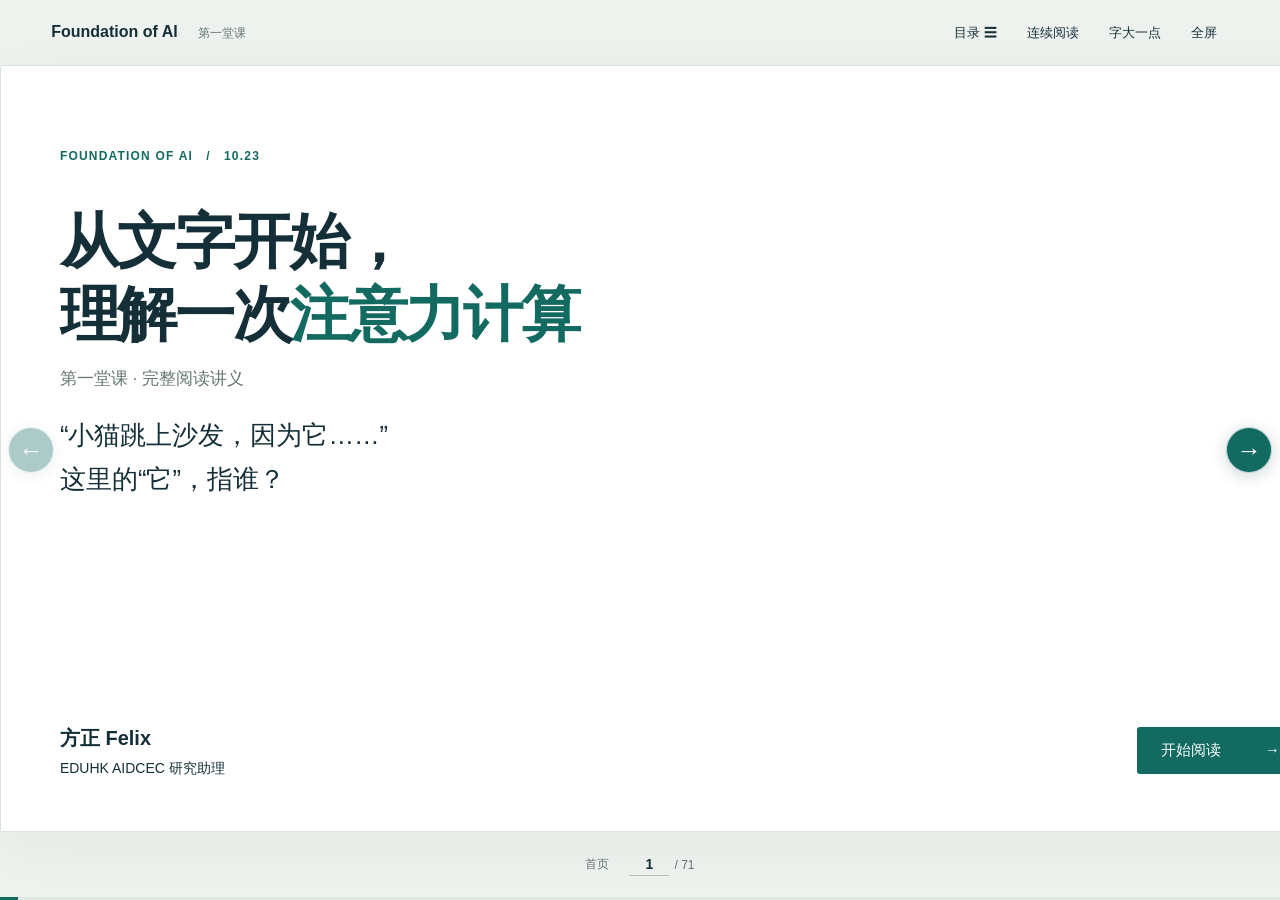
<file: index.html>
<!doctype html>
<html lang="zh-CN">
<head>
<meta charset="utf-8"><meta name="viewport" content="width=device-width,initial-scale=1">
<meta name="description" content="方正 Felix 的 Foundation of AI 第一堂课完整阅读讲义：文字、Token、Embedding、向量、点积、加权求和与注意力。">
<title>从文字到注意力 · 方正 Felix</title>
<link rel="stylesheet" href="style.css?v=floating-nav-20261023-2">
</head>
<body>
<div class="appbar"><a class="brand" href="#1">Foundation of AI <span>第一堂课</span></a><div class="tools"><button id="tocButton" aria-label="打开目录">目录 <span>☰</span></button><button id="modeButton" aria-pressed="false">连续阅读</button><button id="fontButton" aria-label="调整字号">字大一点</button><button id="fullButton" aria-label="全屏阅读">全屏</button></div></div>
<main id="deck" aria-label="第一堂课阅读讲义"><div id="track"><section class="slide cover" data-title="从文字开始，理解一次注意力计算" data-chapter="首页"><div class="cover-meta">FOUNDATION OF AI　/　10.23</div><h1>从文字开始，<br>理解一次<span>注意力计算</span></h1><p class="cover-line">第一堂课 · 完整阅读讲义</p><p class="cover-question">“小猫跳上沙发，因为它……”<br>这里的“它”，指谁？</p><div class="cover-bottom"><p><b>方正 Felix</b><br>EDUHK AIDCEC 研究助理</p><button class="primary" data-go="2">开始阅读 <span>→</span></button></div></section>
<section class="slide bio" data-title="主讲人：方正 Felix" data-chapter="主讲人"><header><span class="eyebrow">主讲人</span><h2>方正 <em>Felix</em></h2></header><div class="slide-body"><p class="bio-role">EDUHK AIDCEC 研究助理</p><div class="bio-grid"><div><h3>教育背景</h3><p>香港理工大学<br><strong>计算机与人工智能博士（在读）</strong></p><p>EDUHK<br><strong>AIEP 硕士</strong></p><p>中国石油大学（北京）<br><strong>石油工程学士</strong></p></div><div><h3>工作经历</h3><p>腾讯<br><strong>数据工程师</strong></p><p>学而思九章大模型 MathGPT<br><strong>推理优化算法工程师</strong></p></div></div></div></section>
<section class="slide" data-title="课程总览" data-chapter="导读"><header><span class="eyebrow">导读</span><h2>课程总览</h2></header><div class="slide-body"><p class="paragraph" data-source="line-1">10.23 tutorial Foundation of AI</p>
<p class="paragraph" data-source="line-2">Tutorial 2 · Oct. 23 · 学习范式与Transformer进阶</p>
<figure data-source="figure-1-0" class="table-original"><button class="image-button" data-image="assets/p01-0.png" data-caption="讲义原图，PDF 第 1 页" aria-label="放大讲义原图，PDF 第 1 页"><img src="assets/p01-0.png" width="1794" height="538" loading="lazy" alt="讲义原图，PDF 第 1 页"></button><figcaption>原讲义图片 · 点击放大</figcaption></figure></div><footer class="slide-footer"><button class="source-link" data-image="assets/original-page-01.png" data-caption="PDF 第 1 页">原页 1</button><span class="scroll-hint" hidden>本页还有内容，向下阅读 ↓</span></footer></section>
<section class="slide" data-title="课后视频清单" data-chapter="导读"><header><span class="eyebrow">导读</span><h2>课后视频清单</h2></header><div class="slide-body"><p class="subheading" data-source="line-3">课后视频补充</p>
<figure data-source="figure-1-1" class="table-original"><button class="image-button" data-image="assets/p01-1.png" data-caption="讲义原图，PDF 第 1 页" aria-label="放大讲义原图，PDF 第 1 页"><img src="assets/p01-1.png" width="1734" height="622" loading="lazy" alt="讲义原图，PDF 第 1 页"></button><figcaption>原讲义图片 · 点击放大</figcaption></figure></div><footer class="slide-footer"><button class="source-link" data-image="assets/original-page-01.png" data-caption="PDF 第 1 页">原页 1</button><span class="scroll-hint" hidden>本页还有内容，向下阅读 ↓</span></footer></section>
<section class="slide" data-title="这节课的问题" data-chapter="导读"><header><span class="eyebrow">导读</span><h2>这节课的问题</h2></header><div class="slide-body"><p class="paragraph" data-source="line-4">tutorial Foundation of AI</p>
<p class="subheading" data-source="line-5">这节课适合沿着一个问题展开：计算机怎样把一句话变成数字，再利用上下文判断每个词的意思，最后预测接下来会出现什么？</p>
<p class="paragraph" data-source="line-6">由于内容比较多，我分两章讲，所以后面可能没时间留着下节课讲。</p>
<p class="paragraph" data-source="line-7 line-8">我会讲清楚“一次注意力计算”，再把它扩展成 Transformer，最后比较 BERT 和 GPT。这样大家看到完整公式时，每个符号都已经有具体含义。</p>
<p class="paragraph" data-source="line-9">全程沿用主视频里的例子：</p>
<p class="subheading" data-source="line-10">“小猫跳上沙发，因为它……”——这里的“它”指谁？模型该怎样利用前面的文字？</p></div><footer class="slide-footer"><button class="source-link" data-image="assets/original-page-01.png" data-caption="PDF 第 1 页">原页 1</button><span class="scroll-hint" hidden>本页还有内容，向下阅读 ↓</span></footer></section>
<section class="slide" data-title="“它”指谁？" data-chapter="文字与编号"><header><span class="eyebrow">文字与编号</span><h2>“它”指谁？</h2></header><div class="slide-body"><p class="subheading" data-source="line-11">10.23 第一课.从文字开始，理解一次注意力计算</p>
<p class="subheading" data-source="line-12">“小猫跳上沙发，因为它……”——这里的“它”指谁？模型该怎样利用前面的文字？</p>
<p class="paragraph" data-source="line-13">“它”指什么，“你为什么知道？”</p>
<p class="paragraph bullet" data-source="line-14 line-15">• 计算机怎么表示“小猫”这些文字？“我们在电脑上输入‘小猫’，电脑能保存，也能把这两个字显示出来。但这不代表电脑知道小猫会叫、有毛、是一种动物。”</p></div><footer class="slide-footer"><button class="source-link" data-image="assets/original-page-01.png" data-caption="PDF 第 1 页">原页 1</button><span class="scroll-hint" hidden>本页还有内容，向下阅读 ↓</span></footer></section>
<section class="slide" data-title="字符编码：先让文字能被保存" data-chapter="文字与编号"><header><span class="eyebrow">文字与编号</span><h2>字符编码：先让文字能被保存</h2></header><div class="slide-body"><p class="paragraph" data-source="line-16">“就像一个完全不懂中文的人，可以照着样子抄出‘小猫’，但他不知道这两个字是什么意思。”</p>
<p class="paragraph" data-source="line-17">“计算机最初解决的是：怎样给每个字符规定一个编号，让不同电脑能够一致地保存和显示它。”</p>
<p class="paragraph" data-source="line-18">这里引出关键概念：<strong>字符编码</strong>。</p>
<p class="paragraph" data-source="line-19">例如，Unicode 给字符规定编码，UTF-8 是把这些编码存成字节的一种方式。零基础课堂不用展开编码规则，只要记住：</p>
<p class="focus" data-source="line-20"><strong>字符编码</strong>解决‘这个字怎么存’，还没有解决‘这个词有什么含义’。</p></div><footer class="slide-footer"><button class="source-link" data-image="assets/original-page-02.png" data-caption="PDF 第 2 页">原页 2</button><span class="scroll-hint" hidden>本页还有内容，向下阅读 ↓</span></footer></section>
<section class="slide" data-title="把一句话分成小块" data-chapter="文字与编号"><header><span class="eyebrow">文字与编号</span><h2>把一句话分成小块</h2></header><div class="slide-body"><p class="subheading" data-source="line-21">第二步：如果想分析一句话，就要先把文字分成小块。</p>
<p class="paragraph" data-source="line-22">“现在电脑里已经存好了‘小猫喜欢吃鱼’。但如果想分析这句话，我们通常还要先把它拆成可以处理的小单位。”</p>
<p class="paragraph" data-source="line-23">“为了方便理解，先假设拆成‘小猫∕喜欢∕吃∕鱼’。接着给每一块一个编号，就像给学生分配学号。”</p>
<p class="paragraph" data-source="line-24">小猫是18，鱼是14，是不是意味着小猫比鱼大，小猫就得吃鱼，不是，这俩没关系。</p></div><footer class="slide-footer"><button class="source-link" data-image="assets/original-page-02.png" data-caption="PDF 第 2 页">原页 2</button><span class="scroll-hint" hidden>本页还有内容，向下阅读 ↓</span></footer></section>
<section class="slide" data-title="四个概念，先走一遍" data-chapter="文字与编号"><header><span class="eyebrow">文字与编号</span><h2>四个概念，先走一遍</h2></header><div class="slide-body"><p class="subheading" data-source="line-25">这里引出：分词、词表、Token 和 <strong>Token ID</strong>。</p>
<p class="paragraph" data-source="line-26">可以把这四个概念记成四个动作：</p>
<p class="paragraph" data-source="line-27">分词：拆句子 → 词表：得到小块 →Token： 查对照表 → <strong>Token ID</strong>。换成编号。我们用两句话走一遍。</p>
<p class="paragraph" data-source="line-28 line-29">小猫喜欢吃鱼。小狗喜欢吃鱼。</p>
<p class="paragraph" data-source="line-30">为了方便理解，下面先不处理句号，编号也是教学示例。</p><aside class="editor-note">阅读提示：这行原文的“词表”和“Token”位置写反了。应理解为：分词（拆句子）→ Token（得到小块）→ 查词表 → Token ID（得到编号）。原文仍完整保留在上方。</aside></div><footer class="slide-footer"><button class="source-link" data-image="assets/original-page-02.png" data-caption="PDF 第 2 页">原页 2</button><span class="scroll-hint" hidden>本页还有内容，向下阅读 ↓</span></footer></section>
<section class="slide" data-title="分词：拆开的过程" data-chapter="文字与编号"><header><span class="eyebrow">文字与编号</span><h2>分词：拆开的过程</h2></header><div class="slide-body"><p class="subheading" data-source="line-31">正课.文字怎样进入模型：Token → 编号 → 向量</p>
<p class="subheading" data-source="line-32">概念1．分词：把一句话拆开</p>
<p class="paragraph" data-source="line-33">假设我们采用这样的拆法：</p>
<p class="paragraph example-line" data-source="line-34">代码块</p>
<p class="paragraph example-line" data-source="line-35">1 小猫喜欢吃鱼 → 小猫 / 喜欢 / 吃 / 鱼</p>
<p class="paragraph example-line" data-source="line-36">2 小狗喜欢吃鱼 → 小狗 / 喜欢 / 吃 / 鱼</p>
<p class="focus" data-source="line-37">“分词”就是拆开的这个过程。负责按照规则拆分文字的工具，叫作 <strong>Tokenizer</strong>，可以先理解为“切分工具”。</p>
<p class="paragraph" data-source="line-38">就像把一串连在一起的积木，拆成几块可以分别处理的小积木。</p></div><footer class="slide-footer"><button class="source-link" data-image="assets/original-page-02.png" data-caption="PDF 第 2 页">原页 2</button><span class="scroll-hint" hidden>本页还有内容，向下阅读 ↓</span></footer></section>
<section class="slide" data-title="Token：拆出来的东西" data-chapter="文字与编号"><header><span class="eyebrow">文字与编号</span><h2>Token：拆出来的东西</h2></header><div class="slide-body"><p class="subheading" data-source="line-39">概念2．Token：拆出来的每一块</p>
<p class="paragraph" data-source="line-40">上面拆出来的：</p>
<p class="paragraph example-line" data-source="line-41">代码块</p>
<p class="paragraph example-line" data-source="line-42">1 “小猫” “喜欢” “吃” “鱼”</p>
<p class="focus" data-source="line-43">每一块都是一个 Token。</p>
<p class="paragraph" data-source="line-44">所以要区分：</p>
<p class="paragraph bullet" data-source="line-45">• 分词：拆的过程。</p>
<p class="paragraph bullet" data-source="line-46 line-47">• Token：拆出来的东西。“小猫喜欢吃鱼”按这个拆法，一共得到 4个 Token。</p>
<p class="paragraph" data-source="line-48">还原结果： 小猫喜欢吃鱼</p></div><footer class="slide-footer"><button class="source-link" data-image="assets/original-page-02.png" data-caption="PDF 第 2 页">原页 2</button><span class="scroll-hint" hidden>本页还有内容，向下阅读 ↓</span></footer></section>
<section class="slide" data-title="切分粒度与词性" data-chapter="文字与编号"><header><span class="eyebrow">文字与编号</span><h2>切分粒度与词性</h2></header><div class="slide-body"><p class="paragraph" data-source="line-49">不过，Token 不一定等于我们平时说的一个词。不同切分工具可能采用不同规则：</p>
<p class="paragraph example-line" data-source="line-50">1代码块一 种拆法：小猫 / 喜欢 / 吃 / 鱼 → 4个 Token</p>
<p class="paragraph example-line" data-source="line-51">2 另一种拆法：小 / 猫 / 喜 / 欢 / 吃 / 鱼 → 6个 Token</p>
<p class="paragraph" data-source="line-52">这是按比较完整的词来拆，每一块通常有比较清楚的意思。</p>
<p class="paragraph" data-source="line-53">这是按单个汉字来拆，块更小。例如“喜”和“欢”被分开了。</p>
<p class="focus" data-source="line-54">这里区别的是切分粒度，不是词性。</p>
<p class="paragraph" data-source="line-55">如果我们给“小猫”标上“名词”、给“喜欢”标上“动词”，那叫词性标注，是另一件事：</p>
<p class="focus" data-source="line-56">因此，同一句话有多少 Token，要看具体使用哪一种切分工具。</p>
<p class="paragraph" data-source="line-57">大语言模型的 tokenizer 通常不需要先判断“这是名词还是动词”，再决定怎么切。它按照自己的词表和切分规则处理文字。</p>
<p class="paragraph" data-source="line-58">一个 token 在这里对应的是一组含三个数的向量，而不是“很多组数字”。</p></div><footer class="slide-footer"><button class="source-link" data-image="assets/original-page-02.png" data-caption="PDF 第 2 页">原页 2</button> <button class="source-link" data-image="assets/original-page-03.png" data-caption="PDF 第 3 页">原页 3</button><span class="scroll-hint" hidden>本页还有内容，向下阅读 ↓</span></footer></section>
<section class="slide" data-title="词表：小块与编号的对照表" data-chapter="文字与编号"><header><span class="eyebrow">文字与编号</span><h2>词表：小块与编号的对照表</h2></header><div class="slide-body"><p class="subheading" data-source="line-59">概念3．词表：一张“小块与编号”的对照表</p>
<p class="paragraph" data-source="line-60">拆完之后，计算机需要知道：“小猫”对应哪个编号，“喜欢”对应哪个编号。</p>
<p class="paragraph" data-source="line-61">于是，我们准备一张固定的对照表：</p>
<p class="subheading" data-source="line-62">这张表就叫 词表（<strong>Vocabulary</strong>）。</p>
<p class="focus" data-source="line-63">“词表就像班级花名册。花名册记录姓名对应的学号，词表记录每个 Token 对应的编号。”</p>
<p class="paragraph" data-source="line-64">这里虽然叫“词表”，里面也可以收录单个字、标点或词的一部分，不一定全是完整的词。</p></div><footer class="slide-footer"><button class="source-link" data-image="assets/original-page-03.png" data-caption="PDF 第 3 页">原页 3</button><span class="scroll-hint" hidden>本页还有内容，向下阅读 ↓</span></footer></section>
<section class="slide" data-title="一组具体的 Token ID" data-chapter="文字与编号"><header><span class="eyebrow">文字与编号</span><h2>一组具体的 Token ID</h2></header><div class="slide-body"><p class="paragraph" data-source="line-65"><strong>Token ID</strong>： [5820, 48091, 69681, 39276, 28535]</p>
<p class="focus" data-source="line-66">Token 数量： 5，数字是Token编号，不是有几个token</p>
<p class="paragraph example-line" data-source="line-67">5820 &#x27;小&#x27;</p>
<p class="paragraph example-line" data-source="line-68">48091 &#x27;猫&#x27;</p>
<p class="paragraph example-line" data-source="line-69">69681 &#x27;喜欢&#x27;</p>
<p class="paragraph example-line" data-source="line-70">39276 &#x27;吃&#x27;</p>
<p class="paragraph example-line" data-source="line-71">28535 &#x27;鱼&#x27;</p>
<p class="paragraph" data-source="line-72"><strong>Token ID</strong>查表得到的向量小5820 [0.2, -0.7, 1.1]</p></div><footer class="slide-footer"><button class="source-link" data-image="assets/original-page-03.png" data-caption="PDF 第 3 页">原页 3</button><span class="scroll-hint" hidden>本页还有内容，向下阅读 ↓</span></footer></section>
<section class="slide" data-title="查词表，得到编号" data-chapter="文字与编号"><header><span class="eyebrow">文字与编号</span><h2>查词表，得到编号</h2></header><div class="slide-body"><p class="subheading" data-source="line-73">概念4．<strong>Token ID</strong>：某个 Token 在词表里的编号</p>
<p class="paragraph" data-source="line-74">查上面这张表：</p>
<p class="paragraph example-line" data-source="line-75">代码块</p>
<p class="paragraph example-line" data-source="line-76">1 小猫 → 0</p>
<p class="paragraph example-line" data-source="line-77">2 喜欢 → 1</p>
<p class="paragraph example-line" data-source="line-78">3 吃 → 2</p>
<p class="paragraph example-line" data-source="line-79">4 鱼 → 3</p>
<p class="focus" data-source="line-80">其中， 0 就是“小猫”的 <strong>Token ID</strong>， 1 就是“喜欢”的 <strong>Token ID</strong>。</p></div><footer class="slide-footer"><button class="source-link" data-image="assets/original-page-03.png" data-caption="PDF 第 3 页">原页 3</button><span class="scroll-hint" hidden>本页还有内容，向下阅读 ↓</span></footer></section>
<section class="slide" data-title="同一词表，同一个编号" data-chapter="文字与编号"><header><span class="eyebrow">文字与编号</span><h2>同一词表，同一个编号</h2></header><div class="slide-body"><p class="paragraph" data-source="line-81">于是，整句话就能转换成编号：</p>
<p class="paragraph example-line" data-source="line-82">代码块</p>
<p class="paragraph example-line" data-source="line-83">1 原句： 小猫喜欢吃鱼</p>
<p class="paragraph example-line" data-source="line-84">2 切分结果： 小猫 / 喜欢 / 吃 / 鱼</p>
<p class="paragraph example-line" data-source="line-85">3 <strong>Token ID</strong>： [0, 1, 2, 3]</p>
<p class="paragraph" data-source="line-86">换一句话：</p>
<p class="paragraph example-line" data-source="line-87">1代码块原句： 小狗喜欢吃鱼</p>
<p class="paragraph example-line" data-source="line-88">2 切分结果： 小狗 / 喜欢 / 吃 / 鱼</p>
<p class="paragraph example-line" data-source="line-89">3 <strong>Token ID</strong>： [4, 1, 2, 3]</p>
<p class="focus" data-source="line-90">注意，“喜欢”在两句话里都是 1 。同一套词表中，同一个 Token 使用相同的编号，不会每读一句话就重新分配。</p>
<p class="focus" data-source="line-91">这些编号只是身份标记：小狗是 4 、小猫是 0 ，不代表小狗更大、更重要，也不表示它们的含义相差 4 。</p></div><footer class="slide-footer"><button class="source-link" data-image="assets/original-page-03.png" data-caption="PDF 第 3 页">原页 3</button> <button class="source-link" data-image="assets/original-page-04.png" data-caption="PDF 第 4 页">原页 4</button><span class="scroll-hint" hidden>本页还有内容，向下阅读 ↓</span></footer></section>
<section class="slide" data-title="编号只负责区分身份" data-chapter="文字与编号"><header><span class="eyebrow">文字与编号</span><h2>编号只负责区分身份</h2></header><div class="slide-body"><p class="focus" data-source="line-92">“分词，是把句子拆开；Token，是拆出来的每一块；词表，是这些小块与编号的对照表；<strong>Token ID</strong>，就是查表得到的编号。”</p>
<p class="paragraph" data-source="line-93 line-94">“但编号只告诉计算机‘这是哪一块’，还没有表达这块文字与其他文字有什么关系。所以接下来，我们还要把编号换成一组可以学习的数字——这就是 <strong>Embedding</strong>。”</p>
<p class="paragraph" data-source="line-95">要顺带说明：实际拆分方式取决于系统，“小猫”可能是一块，也可能拆成“小”和“猫”。</p>
<p class="paragraph" data-source="line-96">“如果小猫的编号是17，小狗的编号是83，是不是说明小狗比小猫大，或者它们的含义相差66？”</p>
<p class="focus" data-source="line-97">答案当然不是。这些是你举例用的编号，编号只负责区分身份，数字大小没有语义上的意义。</p>
<p class="paragraph" data-source="line-98">分词：拆句子 → 词表：得到小块 →Token： 查对照表 → <strong>Token ID</strong>。换成编号。</p><aside class="editor-note">阅读提示：这行原文的“词表”和“Token”位置写反了。应理解为：分词（拆句子）→ Token（得到小块）→ 查词表 → Token ID（得到编号）。原文仍完整保留在上方。</aside></div><footer class="slide-footer"><button class="source-link" data-image="assets/original-page-04.png" data-caption="PDF 第 4 页">原页 4</button><span class="scroll-hint" hidden>本页还有内容，向下阅读 ↓</span></footer></section>
<section class="slide" data-title="Embedding：从编号到向量" data-chapter="向量与 Embedding"><header><span class="eyebrow">向量与 Embedding</span><h2>Embedding：从编号到向量</h2></header><div class="slide-body"><p class="subheading" data-source="line-99">概念5. Embeding, 向量、点积、<strong>加权求和</strong>｜14―24分钟</p>
<p class="paragraph" data-source="line-100">参考视频 《文字如何变成数字》</p>
<p class="paragraph" data-source="line-101">看前大家想一个问题：</p>
<p class="paragraph" data-source="line-102">“为什么只给猫和狗各分配一个编号还不够？”</p>
<p class="focus" data-source="line-103">文字 → Token → <strong>Token ID</strong> → <strong>Embedding</strong>向量：把每个编号换成一组能通过训练学到的数字，供模型计算。</p>
<p class="paragraph" data-source="line-104">补充说明：视频里的向量维度和相似度数值是具体示例；真实模型不一定使用相同设定。</p>
<p class="paragraph" data-source="line-105">“现在文字变成了一组数字。接下来，我们只需要认识几种对这些数字进行计算的方法。”</p></div><footer class="slide-footer"><button class="source-link" data-image="assets/original-page-04.png" data-caption="PDF 第 4 页">原页 4</button><span class="scroll-hint" hidden>本页还有内容，向下阅读 ↓</span></footer></section>
<section class="slide" data-title="只有编号，为什么还不够？" data-chapter="向量与 Embedding"><header><span class="eyebrow">向量与 Embedding</span><h2>只有编号，为什么还不够？</h2></header><div class="slide-body"><p class="subheading" data-source="line-106">先说明：编号告诉我们“是谁”，但编号大小不代表含义。</p>
<p class="paragraph" data-source="line-107">“现在，我们已经给‘猫’和‘狗’各分配了一个编号。计算机可以区分：这是猫，那个是狗。”</p>
<p class="paragraph" data-source="line-108">“但编号就像学号。两个同学的学号挨在一起，不代表他们性格相似；学号相差很远，也不代表他们没有共同点。”</p>
<p class="paragraph" data-source="line-109">“同样，猫和狗的编号相差多少，并不能告诉我们：它们都是动物，都可能被人当作宠物养。”</p>
<p class="focus" data-source="line-110">编号适合查找身份，不能直接用编号的大小和差值表达词语之间的关系。</p></div><footer class="slide-footer"><button class="source-link" data-image="assets/original-page-04.png" data-caption="PDF 第 4 页">原页 4</button><span class="scroll-hint" hidden>本页还有内容，向下阅读 ↓</span></footer></section>
<section class="slide" data-title="给每个词一份更丰富的表示" data-chapter="向量与 Embedding"><header><span class="eyebrow">向量与 Embedding</span><h2>给每个词一份更丰富的表示</h2></header><div class="slide-body"><p class="subheading" data-source="line-111">② 能不能给每个词一份更丰富的数字表示？</p>
<p class="paragraph" data-source="line-112">“如果模型要处理语言，只知道‘这是第几号词’还不够方便。我们希望它还能通过学习，表示出不同词语之间的联系。”</p>
<p class="paragraph" data-source="line-113">“所以，接下来我们不只保留一个编号，还给每个词配上一组数字。”</p>
<p class="paragraph" data-source="line-114">一个小例子：</p>
<figure data-source="figure-4-0" class="table-original"><button class="image-button" data-image="assets/p04-0.png" data-caption="讲义原图，PDF 第 4 页" aria-label="放大讲义原图，PDF 第 4 页"><img src="assets/p04-0.png" width="1638" height="264" loading="lazy" alt="讲义原图，PDF 第 4 页"></button><figcaption>原讲义图片 · 点击放大</figcaption></figure>
<p class="subheading" data-source="line-115">这些数字是为了讲解而假设的，<strong>不是真实模型的结果</strong>。现在不用计算，只观察“一组数字”的形式。</p></div><footer class="slide-footer"><button class="source-link" data-image="assets/original-page-04.png" data-caption="PDF 第 4 页">原页 4</button><span class="scroll-hint" hidden>本页还有内容，向下阅读 ↓</span></footer></section>
<section class="slide" data-title="向量：一张数字资料卡" data-chapter="向量与 Embedding"><header><span class="eyebrow">向量与 Embedding</span><h2>向量：一张数字资料卡</h2></header><div class="slide-body"><p class="subheading" data-source="line-116">③ 我们看见这组数字之后，再引出“向量”。</p>
<p class="focus" data-source="line-117">“像这样，把几个数字<strong>按固定顺序</strong>排在一起，就叫作一个向量。”</p>
<p class="paragraph" data-source="line-118">“你现在可以先把向量理解成一张数字资料卡。以前每个词只有一个编号，现在每个词都有一张包含多个数字的资料卡。”</p>
<p class="paragraph" data-source="line-119">“‘猫’有一张，‘狗’有一张，‘汽车’也有一张。在同一个模型里，这些资料卡的长度是一样的。”</p></div><footer class="slide-footer"><button class="source-link" data-image="assets/original-page-04.png" data-caption="PDF 第 4 页">原页 4</button> <button class="source-link" data-image="assets/original-page-05.png" data-caption="PDF 第 5 页">原页 5</button><span class="scroll-hint" hidden>本页还有内容，向下阅读 ↓</span></footer></section>
<section class="slide" data-title="Embedding 具体做什么？" data-chapter="向量与 Embedding"><header><span class="eyebrow">向量与 Embedding</span><h2>Embedding 具体做什么？</h2></header><div class="slide-body"><p class="subheading" data-source="line-120">④ 再解释 <strong>Embedding</strong> 具体做什么。</p>
<p class="focus" data-source="line-121">“根据一个词的编号，找到它对应的这张数字资料卡，这一步就是这里的 <strong>Embedding</strong>，也叫嵌入。”</p>
<p class="paragraph" data-source="line-122">“这张卡上的数字不是永远固定、随便填进去的。训练时，模型会不断调整它们，使这些数字更有助于完成语言任务。”</p>
<p class="paragraph" data-source="line-123">“例如，猫和狗经常出现在相似的语境里，模型就可能学到它们之间的联系，并把这种联系体现在数字表示中。”</p></div><footer class="slide-footer"><button class="source-link" data-image="assets/original-page-05.png" data-caption="PDF 第 5 页">原页 5</button><span class="scroll-hint" hidden>本页还有内容，向下阅读 ↓</span></footer></section>
<section class="slide" data-title="学号与身高、体重" data-chapter="向量与 Embedding"><header><span class="eyebrow">向量与 Embedding</span><h2>学号与身高、体重</h2></header><div class="slide-body"><p class="paragraph" data-source="line-124">向量和普通的编号有什么区别</p>
<p class="subheading" data-source="line-125">第一步：先用大家熟悉的例子，区分“编号”和“描述”。</p>
<p class="paragraph" data-source="line-126">“假设一个学生的学号是28。只看28，我们能知道他多高、多重吗？”</p>
<p class="paragraph" data-source="line-127">“不能。换成29号，他也不会因此长高一厘米。学号只是用来找到这个人。”</p>
<p class="paragraph" data-source="line-128">“但如果我告诉你，这个学生身高175厘米、体重65公斤，那这两个数字就有不同的作用了：它们在描述这个人。”</p>
<p class="paragraph" data-source="line-129">“把身高和体重按照固定顺序放在一起，写成 [175, 65] ，这就是一个最简单的向量。”</p>
<p class="focus" data-source="line-130">重点不是数字变多了，而是数字的用途变了。</p></div><footer class="slide-footer"><button class="source-link" data-image="assets/original-page-05.png" data-caption="PDF 第 5 页">原页 5</button><span class="scroll-hint" hidden>本页还有内容，向下阅读 ↓</span></footer></section>
<section class="slide" data-title="猫、狗、汽车的六句话" data-chapter="共现与真实词向量"><header><span class="eyebrow">共现与真实词向量</span><h2>猫、狗、汽车的六句话</h2></header><div class="slide-body"><p class="subheading" data-source="line-131">第二步：再回到猫、狗、汽车，展示“文字也可以用特征描述”。</p>
<p class="paragraph" data-source="line-132">先不要讲真实 <strong>Embedding</strong> 的训练过程。做一个可以看懂的小实验：</p>
<p class="paragraph" data-source="line-133">“现在我们看看，在一批文章里，猫、狗、汽车分别经常和哪些词一起出现。”</p>
<p class="paragraph" data-source="line-134">“我们暂时只观察三个词：‘喂食’‘宠物’‘加油’。”</p>
<p class="paragraph" data-source="line-135">展示这张假设的统计表：</p>
<p class="paragraph" data-source="line-136">假设我们只有这些文本：</p>
<p class="paragraph example-line" data-source="line-137">代码块</p>
<p class="paragraph example-line" data-source="line-138">1 ① 我给猫喂食。</p>
<p class="paragraph example-line" data-source="line-139">2 ② 猫是宠物。</p>
<p class="paragraph example-line" data-source="line-140">3 ③ 我给猫和狗喂食。</p>
<p class="paragraph example-line" data-source="line-141">4 ④ 狗是宠物。</p>
<p class="paragraph example-line" data-source="line-142">5 ⑤ 我给汽车加油。</p>
<p class="paragraph example-line" data-source="line-143">6 ⑥ 汽车需要加油。</p></div><footer class="slide-footer"><button class="source-link" data-image="assets/original-page-05.png" data-caption="PDF 第 5 页">原页 5</button><span class="scroll-hint" hidden>本页还有内容，向下阅读 ↓</span></footer></section>
<section class="slide" data-title="固定规则，固定顺序" data-chapter="共现与真实词向量"><header><span class="eyebrow">共现与真实词向量</span><h2>固定规则，固定顺序</h2></header><div class="slide-body"><p class="paragraph" data-source="line-144">然后明确规定一个简单的统计规则：</p>
<p class="focus" data-source="line-145">只要目标词和关键词出现在同一句话里，就记一次。</p>
<p class="paragraph" data-source="line-146">我们选择三个关键词，并固定顺序：</p>
<p class="paragraph example-line" data-source="line-147">代码块</p>
<p class="paragraph example-line" data-source="line-148">1 第一个位置：喂食</p>
<p class="paragraph example-line" data-source="line-149">2 第二个位置：宠物</p>
<p class="paragraph example-line" data-source="line-150">3 第三个位置：加油</p></div><footer class="slide-footer"><button class="source-link" data-image="assets/original-page-05.png" data-caption="PDF 第 5 页">原页 5</button><span class="scroll-hint" hidden>本页还有内容，向下阅读 ↓</span></footer></section>
<section class="slide" data-title="逐个数出“猫”的数字" data-chapter="共现与真实词向量"><header><span class="eyebrow">共现与真实词向量</span><h2>逐个数出“猫”的数字</h2></header><div class="slide-body"><p class="subheading" data-source="line-151">2．带学生逐个数，“猫”的数字就出来了</p>
<p class="paragraph" data-source="line-152">问：“猫”和“喂食”在几句话里一起出现？</p>
<p class="paragraph bullet" data-source="line-153">• 第①句有。</p>
<p class="paragraph bullet" data-source="line-154">• 第③句也有。</p>
<p class="paragraph bullet" data-source="line-155 line-156">• 所以记 2。问：“猫”和“宠物”一起出现几次？</p>
<p class="paragraph bullet" data-source="line-157">• 第②句有。</p>
<p class="paragraph bullet" data-source="line-158 line-159">• 所以记 1。问：“猫”和“加油”一起出现几次？</p>
<p class="paragraph bullet" data-source="line-160">• 六句话中没有。</p>
<p class="paragraph bullet" data-source="line-161 line-162">• 所以记 0。填进表格就是：</p>
<p class="paragraph" data-source="line-163 line-164">汽车的前两个数是零，只表示在这六句话中，它没有与“喂食”“宠物”同句出现。不是说它们在任何文章中都不可能一起出现。</p></div><footer class="slide-footer"><button class="source-link" data-image="assets/original-page-05.png" data-caption="PDF 第 5 页">原页 5</button> <button class="source-link" data-image="assets/original-page-06.png" data-caption="PDF 第 6 页">原页 6</button><span class="scroll-hint" hidden>本页还有内容，向下阅读 ↓</span></footer></section>
<section class="slide" data-title="把一行统计结果写成向量" data-chapter="共现与真实词向量"><header><span class="eyebrow">共现与真实词向量</span><h2>把一行统计结果写成向量</h2></header><div class="slide-body"><p class="subheading" data-source="line-165">3．向量就是把表格中的一行，按约定顺序取出来</p>
<p class="paragraph" data-source="line-166">把列名暂时省略：</p>
<p class="paragraph example-line" data-source="line-167">代码块</p>
<p class="paragraph example-line" data-source="line-168 line-169">1 约定顺序：[喂食次数, 宠物次数, 加油次数]2</p>
<p class="paragraph example-line" data-source="line-170">3 猫： [2, 1, 0]</p>
<p class="paragraph example-line" data-source="line-171">4 狗： [1, 1, 0]</p>
<p class="paragraph example-line" data-source="line-172">5 汽车： [0, 0, 2]</p>
<p class="focus" data-source="line-173 line-174">“没有发生什么神秘的转换。我们只是把‘猫’这一行的三个统计结果，<strong>按固定顺序</strong>放进了方括号。这就是一个<strong>三维向量</strong>：有三个位置，每个位置放一个数。”</p>
<p class="subheading" data-source="line-175">这里的“维度”，先理解成表格中的一个特征列就可以。这个顺序不是按数字大小排序，也不一定非要横着写</p></div><footer class="slide-footer"><button class="source-link" data-image="assets/original-page-06.png" data-caption="PDF 第 6 页">原页 6</button><span class="scroll-hint" hidden>本页还有内容，向下阅读 ↓</span></footer></section>
<section class="slide" data-title="顺序可以改，但必须一起改" data-chapter="共现与真实词向量"><header><span class="eyebrow">共现与真实词向量</span><h2>顺序可以改，但必须一起改</h2></header><div class="slide-body"><p class="paragraph" data-source="line-176">顺序是我们事先约定的。比如也可以改成：</p>
<p class="paragraph example-line" data-source="line-177">代码块</p>
<p class="paragraph example-line" data-source="line-178 line-179">1 新顺序：[加油次数, 喂食次数, 宠物次数]2</p>
<p class="paragraph example-line" data-source="line-180">3 猫： [0, 2, 1]</p>
<p class="paragraph example-line" data-source="line-181">4 狗： [0, 1, 1]</p>
<p class="paragraph example-line" data-source="line-182">5 汽车： [2, 0, 0]</p>
<p class="focus" data-source="line-183">信息没有变，只是所有行一起调整了列的顺序。</p>
<p class="focus" data-source="line-184">不能只改猫的顺序，却不改狗和汽车的顺序，否则同一个位置代表的事情就不一样了。</p>
<p class="paragraph" data-source="line-185">横着写是为了方便展示；数学中也可以竖着写。关键是明确每个位置对应什么，并在后续运算中保持一致。</p></div><footer class="slide-footer"><button class="source-link" data-image="assets/original-page-06.png" data-caption="PDF 第 6 页">原页 6</button><span class="scroll-hint" hidden>本页还有内容，向下阅读 ↓</span></footer></section>
<section class="slide" data-title="为什么这样的数字有用？" data-chapter="共现与真实词向量"><header><span class="eyebrow">共现与真实词向量</span><h2>为什么这样的数字有用？</h2></header><div class="slide-body"><p class="subheading" data-source="line-186">5．为什么要这样表示？</p>
<p class="paragraph" data-source="line-187 line-188 line-189">“以前，一个编号只能告诉我们‘这是猫’。现在，这三个数还能告诉我们：猫在这批文字里，常常出现在什么样的环境中。“猫和狗的前两个位置都有数，而汽车主要在第三个位置有数。所以，即使暂时不看词本身，我们也能从这些数字里观察到：猫和狗的使用环境更相似。把这些观察写成数字，计算机接下来就能通过运算比较它们。”</p>
<p class="focus" data-source="line-190 line-191 line-192">“我们刚才做的是一个简单的‘<strong>共现计数向量</strong>’，用来理解向量怎样描述信息。真实语言模型的 <strong>Embedding</strong> 通常不是直接数这三个关键词，而是在训练中学出一组数字。现在先理解‘多个位置、固定顺序、共同描述一个对象’，后面再讲这些数字怎样学出来。”</p></div><footer class="slide-footer"><button class="source-link" data-image="assets/original-page-06.png" data-caption="PDF 第 6 页">原页 6</button><span class="scroll-hint" hidden>本页还有内容，向下阅读 ↓</span></footer></section>
<section class="slide" data-title="真实案例：GloVe 词向量" data-chapter="共现与真实词向量"><header><span class="eyebrow">共现与真实词向量</span><h2>真实案例：GloVe 词向量</h2></header><div class="slide-body"><p class="subheading" data-source="line-193">真实的 <strong>GloVe</strong> 词向量模型来举例：</p>
<p class="paragraph" data-source="line-194">它直接从词语的共现统计中学习向量，能衔接我们刚才那张“喂食、宠物、加油”的表。</p>
<p class="paragraph" data-source="line-195">斯坦福 <strong>GloVe</strong> 官方介绍</p>
<p class="subheading" data-source="line-196">1．真实模型里的向量，确实长这样</p>
<p class="focus" data-source="line-197">每个词都有50个数。下面只展示前6个，后面还有44个：</p>
<p class="paragraph example-line" data-source="line-198">1代码块ca t（猫）：</p>
<p class="paragraph example-line" data-source="line-199 line-200">2 [0.45281, -0.50108, -0.53714, -0.015697, 0.22191, 0.54602, ...]3</p>
<p class="paragraph example-line" data-source="line-201">4 dog（狗）：</p>
<p class="paragraph example-line" data-source="line-202 line-203">5 [0.11008, -0.38781, -0.57615, -0.27714, 0.70521, 0.53994, ...]6</p>
<p class="paragraph example-line" data-source="line-204">7 car（汽车）：</p>
<p class="paragraph example-line" data-source="line-205">8 [0.47685, -0.084552, 1.4641, 0.047017, 0.14686, 0.5082, ...]</p></div><footer class="slide-footer"><button class="source-link" data-image="assets/original-page-06.png" data-caption="PDF 第 6 页">原页 6</button> <button class="source-link" data-image="assets/original-page-07.png" data-caption="PDF 第 7 页">原页 7</button><span class="scroll-hint" hidden>本页还有内容，向下阅读 ↓</span></footer></section>
<section class="slide" data-title="0.45281 究竟是什么意思？" data-chapter="共现与真实词向量"><header><span class="eyebrow">共现与真实词向量</span><h2>0.45281 究竟是什么意思？</h2></header><div class="slide-body"><p class="paragraph" data-source="line-206">“猫的第一个数 0.45281 是什么意思？”</p>
<p class="paragraph" data-source="line-207 line-208">“它不是‘猫出现了多少次’，也不能直接解释成‘猫有多像宠物’。它是模型训练出来的一个参数，要和其他49个数一起发挥作用。”</p></div><footer class="slide-footer"><button class="source-link" data-image="assets/original-page-07.png" data-caption="PDF 第 7 页">原页 7</button><span class="scroll-hint" hidden>本页还有内容，向下阅读 ↓</span></footer></section>
<section class="slide" data-title="训练：让数字表达规律" data-chapter="共现与真实词向量"><header><span class="eyebrow">共现与真实词向量</span><h2>训练：让数字表达规律</h2></header><div class="slide-body"><p class="subheading" data-source="line-209">2．那这些数究竟怎么来的？</p>
<p class="paragraph" data-source="line-210">模拟案例里，“我们亲手统计了猫和‘喂食、宠物、加油’一起出现的次数。</p>
<p class="paragraph" data-source="line-211">真实的 <strong>GloVe</strong> 也会先收集词语一起出现的统计，它读的文章更多，观察的词也更多。”</p>
<p class="paragraph" data-source="line-212 line-213">“我们给每个词准备50个可以调整的数。一开始，这些数通常是随机的。模型用这些数去计算词语之间的关系，再看计算结果能不能符合文章里的共现规律。如果不符合，就调整这些数。”</p>
<p class="paragraph" data-source="line-214">“经过很多次调整，这50个数就逐渐能够保留词语使用情况中的一些规律。”</p>
<p class="paragraph" data-source="line-215">因此，前面那张表与真实模型的区别是：</p>
<p class="focus" data-source="line-216">不是把统计表中的次数原样抄进去，而是让一组可调整的数字学会表达其中的规律。</p></div><footer class="slide-footer"><button class="source-link" data-image="assets/original-page-07.png" data-caption="PDF 第 7 页">原页 7</button><span class="scroll-hint" hidden>本页还有内容，向下阅读 ↓</span></footer></section>
<section class="slide" data-title="怎样知道整组数字有用？" data-chapter="共现与真实词向量"><header><span class="eyebrow">共现与真实词向量</span><h2>怎样知道整组数字有用？</h2></header><div class="slide-body"><p class="subheading" data-source="line-217">3．如果单个数字看不懂，怎么知道整组数字有用？</p>
<p class="paragraph" data-source="line-218">看它们一起参与计算后，能得到什么结果。</p>
<p class="paragraph" data-source="line-219 line-220">我用三个词的完整50维向量计算了余弦相似度——模型里面没有一个人手工写下‘猫和狗都是宠物，所以它们应该接近’。但是，用训练后的整组数字进行比较，猫和狗确实比猫和汽车更接近。”</p>
<p class="focus" data-source="line-221">“这就是我们说的：词语之间的某些联系，体现在了向量中。”</p>
<p class="paragraph" data-source="line-222">注意，这体现的是这套模型从语料中学到的关系，不是一个适用于所有含义、所有场景的判断。</p></div><footer class="slide-footer"><button class="source-link" data-image="assets/original-page-07.png" data-caption="PDF 第 7 页">原页 7</button><span class="scroll-hint" hidden>本页还有内容，向下阅读 ↓</span></footer></section>
<section class="slide" data-title="每一维不一定有人类标签" data-chapter="共现与真实词向量"><header><span class="eyebrow">共现与真实词向量</span><h2>每一维不一定有人类标签</h2></header><div class="slide-body"><p class="subheading" data-source="line-223">4．为什么不能给每一个位置都起一个名字？</p>
<p class="paragraph" data-source="line-224">因为训练时，我们没有布置这样的要求：</p>
<p class="paragraph example-line" data-source="line-225">代码块</p>
<p class="paragraph example-line" data-source="line-226">1 第1个数：表示是不是动物</p>
<p class="paragraph example-line" data-source="line-227">2 第2个数：表示是不是宠物</p>
<p class="paragraph example-line" data-source="line-228">3 第3个数：表示有没有轮子</p>
<p class="paragraph" data-source="line-229">我们布置的是：</p>
<p class="subheading" data-source="line-230">“调整这些数字，让它们共同算出的结果，更符合文章中词语的共现规律。”</p>
<p class="focus" data-source="line-231">所以，模型得到的是<strong>共同发挥作用</strong>的一组数，而不是一张每列都有人类标签的分类表。</p>
<p class="focus" data-source="line-232 line-233">“词的编号是查找用的；词向量是计算用的。向量里的单个数，我们未必能直接解释，但把整组数放在一起计算，就能反映训练中学到的一些词语关系。”</p></div><footer class="slide-footer"><button class="source-link" data-image="assets/original-page-07.png" data-caption="PDF 第 7 页">原页 7</button><span class="scroll-hint" hidden>本页还有内容，向下阅读 ↓</span></footer></section>
<section class="slide" data-title="再理解一次 Embedding" data-chapter="共现与真实词向量"><header><span class="eyebrow">共现与真实词向量</span><h2>再理解一次 Embedding</h2></header><div class="slide-body"><p class="subheading" data-source="line-234"><strong>Embedding</strong>定义。</p>
<p class="focus" data-source="line-235 line-236 line-237 line-238">“刚才这张表是一个帮助理解的简单例子。现代语言模型的 <strong>Embedding</strong>，并不是直接把‘喂食、宠物、加油’这三列次数拿来用。真实模型会在训练中学出一组数字，让这些数字有助于完成语言任务。每一个位置通常也没有‘宠物次数’这样可以直接命名的意思。但你现在已经理解了最关键的区别：编号只是区分一个词，向量则提供了一种可以学习、可以计算的表示，让模型有办法利用词语之间的关系。</p></div><footer class="slide-footer"><button class="source-link" data-image="assets/original-page-07.png" data-caption="PDF 第 7 页">原页 7</button><span class="scroll-hint" hidden>本页还有内容，向下阅读 ↓</span></footer></section>
<section class="slide" data-title="把 Token ID 与向量接起来" data-chapter="共现与真实词向量"><header><span class="eyebrow">共现与真实词向量</span><h2>把 Token ID 与向量接起来</h2></header><div class="slide-body"><p class="subheading" data-source="line-239">最后，再把 <strong>Token ID</strong> 和向量接起来。</p>
<p class="paragraph" data-source="line-240">“编号并没有被扔掉。模型仍然先用编号找到这个 token，再查到它对应的向量。”</p>
<p class="paragraph" data-source="line-241">“就像先用学号找到学生，再读取他的身高、体重。学号负责查找，后面的数值负责描述。”</p>
<p class="paragraph" data-source="line-242">于是完整流程就清楚了：</p>
<p class="paragraph example-line" data-source="line-243">代码块</p>
<p class="paragraph example-line" data-source="line-244">1 文字</p>
<p class="paragraph example-line" data-source="line-245">2 ↓ 切分</p>
<p class="paragraph example-line" data-source="line-246">3 Token</p>
<p class="paragraph example-line" data-source="line-247">4 ↓ 查词表</p>
<p class="paragraph example-line" data-source="line-248">5 <strong>Token ID</strong>：用来找到它</p>
<p class="paragraph example-line" data-source="line-249">6 ↓ 查嵌入表</p>
<p class="paragraph example-line" data-source="line-250">7 <strong>Embedding</strong> 向量：用来表示它，参与后续计算</p></div><footer class="slide-footer"><button class="source-link" data-image="assets/original-page-07.png" data-caption="PDF 第 7 页">原页 7</button> <button class="source-link" data-image="assets/original-page-08.png" data-caption="PDF 第 8 页">原页 8</button><span class="scroll-hint" hidden>本页还有内容，向下阅读 ↓</span></footer></section>
<section class="slide" data-title="编号负责找，向量参与算" data-chapter="共现与真实词向量"><header><span class="eyebrow">共现与真实词向量</span><h2>编号负责找，向量参与算</h2></header><div class="slide-body"><p class="subheading" data-source="line-251">编号”和“特征数值”的区别：一行特征数值就是一个向量。</p>
<p class="focus" data-source="line-252">“编号像学号，用来找到一个词；向量像一张可以通过学习不断调整的数字资料卡，用来让模型处理这个词。”</p>
<p class="paragraph" data-source="line-253 line-254">“至于怎样比较这些资料卡、怎样把它们组合起来，我们后面再讲。现在大家只需要知道：经过 <strong>Embedding</strong>，每个 token 都有了一个固定长度的向量表示。”</p>
<p class="focus" data-source="line-255">拆句子 → 得到 Token → 查词表得到编号 → 根据编号查出向量 → 后续模型处理这些向量。</p></div><footer class="slide-footer"><button class="source-link" data-image="assets/original-page-08.png" data-caption="PDF 第 8 页">原页 8</button><span class="scroll-hint" hidden>本页还有内容，向下阅读 ↓</span></footer></section>
<section class="slide" data-title="回到“小猫”和“沙发”" data-chapter="向量与点积"><header><span class="eyebrow">向量与点积</span><h2>回到“小猫”和“沙发”</h2></header><div class="slide-body"><p class="subheading" data-source="line-256">向量、点积和<strong>加权求和</strong></p>
<p class="subheading" data-source="line-257">小猫趴在沙发上，它正在打呼噜。</p>
<p class="paragraph" data-source="line-258">我们要帮助模型处理的问题始终是：</p>
<p class="subheading" data-source="line-259">这里的“它”，指的是谁？</p></div><footer class="slide-footer"><button class="source-link" data-image="assets/original-page-08.png" data-caption="PDF 第 8 页">原页 8</button><span class="scroll-hint" hidden>本页还有内容，向下阅读 ↓</span></footer></section>
<section class="slide" data-title="两个位置，表示两类线索" data-chapter="向量与点积"><header><span class="eyebrow">向量与点积</span><h2>两个位置，表示两类线索</h2></header><div class="slide-body"><p class="subheading" data-source="line-260">1．向量：把几项信息放在一起</p>
<p class="paragraph" data-source="line-261">“我们先看句子里的两个词：小猫和沙发。”</p>
<p class="paragraph" data-source="line-262">“小猫带有动物方面的信息，沙发带有家具方面的信息。为了让计算机可以处理，我们先把这些信息用数字表示出来。”</p>
<p class="paragraph" data-source="line-263">为了方便讲解，我们人为约定两个位置：</p>
<p class="paragraph bullet" data-source="line-264">• 第一个位置：动物线索。</p>
<p class="paragraph bullet" data-source="line-265 line-266">• 第二个位置：家具线索。于是：</p>
<figure data-source="figure-8-0" class="table-original"><button class="image-button" data-image="assets/p08-0.png" data-caption="讲义原图，PDF 第 8 页" aria-label="放大讲义原图，PDF 第 8 页"><img src="assets/p08-0.png" width="1674" height="210" loading="lazy" alt="讲义原图，PDF 第 8 页"></button><figcaption>原讲义图片 · 点击放大</figcaption></figure></div><footer class="slide-footer"><button class="source-link" data-image="assets/original-page-08.png" data-caption="PDF 第 8 页">原页 8</button><span class="scroll-hint" hidden>本页还有内容，向下阅读 ↓</span></footer></section>
<section class="slide" data-title="二维向量在案例里有什么用？" data-chapter="向量与点积"><header><span class="eyebrow">向量与点积</span><h2>二维向量在案例里有什么用？</h2></header><div class="slide-body"><p class="paragraph" data-source="line-267">“这里用1表示有这类线索，用0表示没有。”</p>
<p class="focus" data-source="line-268">“这就是一个<strong>二维向量</strong>。你现在不用把‘向量’想得很难，它就是把同一个对象的几项信息，<strong>按固定顺序</strong>放在一起。”</p>
<p class="paragraph" data-source="line-269">“它有什么用？原来我们用语言描述‘小猫是动物、沙发是家具’，现在把这些信息写成一组数字，就可以进行计算了。”</p>
<p class="focus" data-source="line-270 line-271">“两组数字的位置必须保持一致。第一个位置始终表示动物线索，第二个位置始终表示家具线索，否则后面就会把不同信息混在一起。”</p>
<p class="focus" data-source="line-272">“这两个维度是我们为了教学人为设计的，方便看懂计算；真实模型里的词向量会更复杂。”</p></div><footer class="slide-footer"><button class="source-link" data-image="assets/original-page-08.png" data-caption="PDF 第 8 页">原页 8</button><span class="scroll-hint" hidden>本页还有内容，向下阅读 ↓</span></footer></section>
<section class="slide" data-title="点积：按当前标准打分" data-chapter="向量与点积"><header><span class="eyebrow">向量与点积</span><h2>点积：按当前标准打分</h2></header><div class="slide-body"><p class="subheading" data-source="line-273">2．点积：按一套标准，把一份信息算成一个分数</p>
<p class="paragraph" data-source="line-274">“现在我们读到‘它正在打呼噜’，想从前面找一个与动物线索有关的对象。”</p>
<p class="paragraph" data-source="line-275">“那么，我们这次匹配时，就先关注动物线索。”</p>
<p class="paragraph" data-source="line-276">把这次的匹配标准也写成一个向量：</p>
<p class="paragraph" data-source="line-277">[1,0]</p>
<p class="paragraph" data-source="line-278">“第一个位置是1，表示这次关注动物线索；第二个位置是0，表示这次的匹配标准不关注家具线索。”</p></div><footer class="slide-footer"><button class="source-link" data-image="assets/original-page-08.png" data-caption="PDF 第 8 页">原页 8</button> <button class="source-link" data-image="assets/original-page-09.png" data-caption="PDF 第 9 页">原页 9</button><span class="scroll-hint" hidden>本页还有内容，向下阅读 ↓</span></footer></section>
<section class="slide" data-title="先给“小猫”打分" data-chapter="向量与点积"><header><span class="eyebrow">向量与点积</span><h2>先给“小猫”打分</h2></header><div class="slide-body"><p class="paragraph" data-source="line-279">先让它与“小猫”的信息做点积：</p>
<div class="formula" aria-label="公式清晰排版">[1, 0] · [1, 0] = 1 × 1 + 0 × 0 = 1</div>
<figure data-source="figure-9-0" class="equation-original"><button class="image-button" data-image="assets/p09-0.png" data-caption="公式原图：[1, 0] · [1, 0] = 1 × 1 + 0 × 0 = 1" aria-label="放大公式原图：[1, 0] · [1, 0] = 1 × 1 + 0 × 0 = 1"><img src="assets/p09-0.png" width="356" height="59" loading="lazy" alt="公式原图：[1, 0] · [1, 0] = 1 × 1 + 0 × 0 = 1"></button><figcaption>原图 · 点击放大</figcaption></figure>
<p class="paragraph" data-source="line-280">拆开来说：</p>
<p class="paragraph bullet" data-source="line-281">• 动物线索： 1×1 = 1。</p>
<p class="paragraph bullet" data-source="line-282">• 家具线索： 0×0 = 0。</p>
<p class="focus bullet" data-source="line-283 line-284">• 最后相加： 1+0 = 1。“<strong>对应位置相乘</strong>，再把结果加起来，就叫点积。”</p>
<p class="paragraph" data-source="line-285">“这里，我们用它把一个词的信息，按照当前的匹配标准，算成了一个分数。”</p></div><footer class="slide-footer"><button class="source-link" data-image="assets/original-page-09.png" data-caption="PDF 第 9 页">原页 9</button><span class="scroll-hint" hidden>本页还有内容，向下阅读 ↓</span></footer></section>
<section class="slide" data-title="再给“沙发”打分" data-chapter="向量与点积"><header><span class="eyebrow">向量与点积</span><h2>再给“沙发”打分</h2></header><div class="slide-body"><p class="paragraph" data-source="line-286">“沙发”也用同一标准：</p>
<div class="formula" aria-label="公式清晰排版">[1, 0] · [0, 1] = 1 × 0 + 0 × 1 = 0</div>
<figure data-source="figure-9-1" class="equation-original"><button class="image-button" data-image="assets/p09-1.png" data-caption="公式原图：[1, 0] · [0, 1] = 1 × 0 + 0 × 1 = 0" aria-label="放大公式原图：[1, 0] · [0, 1] = 1 × 0 + 0 × 1 = 0"><img src="assets/p09-1.png" width="309" height="60" loading="lazy" alt="公式原图：[1, 0] · [0, 1] = 1 × 0 + 0 × 1 = 0"></button><figcaption>原图 · 点击放大</figcaption></figure>
<p class="paragraph" data-source="line-287">结果如下：</p>
<figure data-source="figure-9-2" class="table-original"><button class="image-button" data-image="assets/p09-2.png" data-caption="讲义原图，PDF 第 9 页" aria-label="放大讲义原图，PDF 第 9 页"><img src="assets/p09-2.png" width="1628" height="210" loading="lazy" alt="讲义原图，PDF 第 9 页"></button><figcaption>原讲义图片 · 点击放大</figcaption></figure>
<p class="paragraph" data-source="line-288">“这次我们关注动物线索，所以‘小猫’得到更高的<strong>匹配分数</strong>。”</p>
<p class="focus" data-source="line-289">“这个分数告诉我们：按照当前的标准，小猫比沙发更匹配。”</p>
<p class="focus" data-source="line-290">这里先不说“点积越大就一定越相似”。在这个案例中，它表示的是按当前标准得到的<strong>匹配分数</strong>。</p></div><footer class="slide-footer"><button class="source-link" data-image="assets/original-page-09.png" data-caption="PDF 第 9 页">原页 9</button><span class="scroll-hint" hidden>本页还有内容，向下阅读 ↓</span></footer></section>
<section class="slide" data-title="加权求和：把信息合起来" data-chapter="加权求和"><header><span class="eyebrow">加权求和</span><h2>加权求和：把信息合起来</h2></header><div class="slide-body"><p class="subheading" data-source="line-291">3．<strong>加权求和</strong>：把几份信息，合成一份新信息</p>
<p class="subheading" data-source="line-292">先说最关键的：如果任务只是“找出哪个是动物”，小猫1、沙发0，已经够了。</p>
<p class="subheading" data-source="line-293">但现在的任务是：接着“小猫跳上沙发，因为它……”往下写。</p>
<p class="paragraph" data-source="line-294">往下写时，我们需要知道两件事：</p>
<p class="paragraph bullet" data-source="line-295">• 谁在做动作？小猫。</p>
<p class="paragraph bullet" data-source="line-296 line-297">• 动作发生在哪里？沙发上。所以，不能选出小猫后，就把沙发的信息全扔掉。</p></div><footer class="slide-footer"><button class="source-link" data-image="assets/original-page-09.png" data-caption="PDF 第 9 页">原页 9</button><span class="scroll-hint" hidden>本页还有内容，向下阅读 ↓</span></footer></section>
<section class="slide" data-title="参考谁，取决于当前问题" data-chapter="加权求和"><header><span class="eyebrow">加权求和</span><h2>参考谁，取决于当前问题</h2></header><div class="slide-body"><p class="paragraph" data-source="line-298">“如果现在问的是：小猫睡在哪里呢？”</p>
<p class="paragraph" data-source="line-299">“这时候，我们就需要重点参考‘沙发’，因为它提供了位置。”</p>
<p class="paragraph" data-source="line-300">所以在我们的案例里，小猫’这条信息更直接地帮助我们判断‘它’是谁。”</p>
<p class="paragraph" data-source="line-301">“‘沙发’也有用，但它主要告诉我们事情发生在哪里。所以，在这次判断里，我们可以更多参考小猫，少一些参考沙发。”</p>
<p class="paragraph" data-source="line-302">“刚才的比较告诉我们：这里应该更多地参考小猫。”</p>
<p class="focus" data-source="line-303">“但‘更多一点’到底是多少？计算机不能照着‘多一点、少一点’去算，我们要给它具体的比例。”</p></div><footer class="slide-footer"><button class="source-link" data-image="assets/original-page-09.png" data-caption="PDF 第 9 页">原页 9</button><span class="scroll-hint" hidden>本页还有内容，向下阅读 ↓</span></footer></section>
<section class="slide" data-title="为什么需要具体的比例？" data-chapter="加权求和"><header><span class="eyebrow">加权求和</span><h2>为什么需要具体的比例？</h2></header><div class="slide-body"><p class="focus" data-source="line-304">这里的百分比，不是为了重新判断谁是动物，而是为了规定两份信息怎么合在一起。</p>
<p class="focus" data-source="line-305">如果两项原来都是0，换算之后就是各50%，仍然分不出谁更重要。这个换算器不能帮前面的计算发现新区别。</p>
<p class="focus" data-source="line-306">“前一步比较谁更值得参考；这一步把‘多参考一点、少参考一点’变成具体比例，方便下一步把信息合起来。”</p></div><footer class="slide-footer"><button class="source-link" data-image="assets/original-page-09.png" data-caption="PDF 第 9 页">原页 9</button> <button class="source-link" data-image="assets/original-page-10.png" data-caption="PDF 第 10 页">原页 10</button><span class="scroll-hint" hidden>本页还有内容，向下阅读 ↓</span></footer></section>
<section class="slide" data-title="先认识“比例换算器”" data-chapter="加权求和"><header><span class="eyebrow">加权求和</span><h2>先认识“比例换算器”</h2></header><div class="slide-body"><p class="paragraph" data-source="line-307">这里放一个简单的“<strong>比例换算器</strong>”，暂时不讲名称和公式：</p>
<p class="focus" data-source="line-308">“我们先借助一个<strong>比例换算器</strong>。它接收刚才的整组<strong>匹配分数</strong>，按照固定规则，把分数换成具体比例。”</p>
<p class="paragraph" data-source="line-309">把完整过程画出来：</p>
<div class="formula" aria-label="公式清晰排版">小猫 1 分，沙发 0 分 → 比例换算器 → 小猫约 73%，沙发约 27%</div>
<figure data-source="figure-10-0" class="equation-original"><button class="image-button" data-image="assets/p10-0.png" data-caption="公式原图：小猫 1 分，沙发 0 分 → 比例换算器 → 小猫约 73%，沙发约 27%" aria-label="放大公式原图：小猫 1 分，沙发 0 分 → 比例换算器 → 小猫约 73%，沙发约 27%"><img src="assets/p10-0.png" width="641" height="80" loading="lazy" alt="公式原图：小猫 1 分，沙发 0 分 → 比例换算器 → 小猫约 73%，沙发约 27%"></button><figcaption>原图 · 点击放大</figcaption></figure><aside class="editor-note">原 PDF 的红字是未渲染的公式源码。上方提供了相同数字与含义的清晰排版，原图仍保留。</aside></div><footer class="slide-footer"><button class="source-link" data-image="assets/original-page-10.png" data-caption="PDF 第 10 页">原页 10</button><span class="scroll-hint" hidden>本页还有内容，向下阅读 ↓</span></footer></section>
<section class="slide" data-title="73% 与 27% 从哪里来？" data-chapter="加权求和"><header><span class="eyebrow">加权求和</span><h2>73% 与 27% 从哪里来？</h2></header><div class="slide-body"><p class="paragraph" data-source="line-310 line-311">“所以，我们使用一套固定的换算规则，算出：汇总时，小猫的信息乘大约0.73，沙发的信息乘大约0.27，再把两份结果加起来。”（别问怎么算的）</p>
<p class="subheading" data-source="line-312">“这样，</p>
<p class="paragraph bullet" data-source="line-313">• 谁在做动作？小猫。</p>
<p class="paragraph bullet" data-source="line-314">• 动作发生在哪里？沙发上。</p>
<p class="focus bullet" data-source="line-315 line-316">• 小猫的信息用得多一些，沙发的信息也保留一些不然这个任务进行不了。”“73%和27%是这个换算器根据刚才那组分数算出来的，不是我们另外指定的。”</p>
<p class="focus" data-source="line-317">“它也不是直接把分数当百分比，所以1分不直接等于100%，0分也不直接等于完全不参考。”</p>
<p class="paragraph" data-source="line-318">“这个换算器内部怎样计算，我们稍后再讲。现在先看：得到比例以后，怎样把信息合起来。”</p><aside class="editor-note">阅读提示：这里用“主体与场景”解释信息汇总的用途。保留沙发信息不是所有任务的硬性要求。</aside></div><footer class="slide-footer"><button class="source-link" data-image="assets/original-page-10.png" data-caption="PDF 第 10 页">原页 10</button><span class="scroll-hint" hidden>本页还有内容，向下阅读 ↓</span></footer></section>
<section class="slide" data-title="内容与比例，是两件事" data-chapter="加权求和"><header><span class="eyebrow">加权求和</span><h2>内容与比例，是两件事</h2></header><div class="slide-body"><p class="paragraph" data-source="line-319">已有两份信息：</p>
<p class="paragraph bullet" data-source="line-320">• 小猫： [1,0]，参考约73%。</p>
<p class="focus bullet" data-source="line-321 line-322">• 沙发： [0,1]，参考约27%。73%只告诉我们“小猫这份信息用多少”， [1,0] 告诉我们“小猫这份信息里面有什么”。</p></div><footer class="slide-footer"><button class="source-link" data-image="assets/original-page-10.png" data-caption="PDF 第 10 页">原页 10</button><span class="scroll-hint" hidden>本页还有内容，向下阅读 ↓</span></footer></section>
<section class="slide" data-title="小猫：每一项都取 73%" data-chapter="加权求和"><header><span class="eyebrow">加权求和</span><h2>小猫：每一项都取 73%</h2></header><div class="slide-body"><p class="paragraph" data-source="line-323">“之前我们规定第一个位置表示动物线索，第二个位置表示家具线索。”</p>
<p class="paragraph" data-source="line-324">“小猫的 [1,0] 就表示：带来1份动物线索，0份家具线索。”</p>
<p class="focus" data-source="line-325">“现在我们决定，让小猫这份信息按73%的比例参与汇总。那它里面的每一项，都只贡献原来的73%。”</p>
<p class="paragraph" data-source="line-326">所以：</p>
<p class="paragraph example-line" data-source="line-327">代码块</p>
<p class="paragraph example-line" data-source="line-328">1 原来有1份动物线索 → 贡献其中的73% → 0.73份</p>
<p class="paragraph example-line" data-source="line-329">2 原来有0份家具线索 → 贡献其中的73% → 仍然是0份</p>
<p class="paragraph" data-source="line-330">这就是：</p>
<div class="formula" aria-label="公式清晰排版">73% × [1, 0] = [0.73, 0]</div>
<figure data-source="figure-10-1" class="equation-original"><button class="image-button" data-image="assets/p10-1.png" data-caption="公式原图：73% × [1, 0] = [0.73, 0]" aria-label="放大公式原图：73% × [1, 0] = [0.73, 0]"><img src="assets/p10-1.png" width="235" height="70" loading="lazy" alt="公式原图：73% × [1, 0] = [0.73, 0]"></button><figcaption>原图 · 点击放大</figcaption></figure></div><footer class="slide-footer"><button class="source-link" data-image="assets/original-page-10.png" data-caption="PDF 第 10 页">原页 10</button><span class="scroll-hint" hidden>本页还有内容，向下阅读 ↓</span></footer></section>
<section class="slide" data-title="沙发：每一项都取 27%" data-chapter="加权求和"><header><span class="eyebrow">加权求和</span><h2>沙发：每一项都取 27%</h2></header><div class="slide-body"><p class="paragraph" data-source="line-331">再看沙发：</p>
<p class="paragraph" data-source="line-332">“沙发的 [0,1] 表示：0份动物线索，1份家具线索。”</p>
<p class="focus" data-source="line-333">“让沙发按27%的比例参与，就是它里面每一项都贡献原来的27%。”</p>
<p class="paragraph example-line" data-source="line-334">代码块</p>
<p class="paragraph example-line" data-source="line-335">1 原来有0份动物线索 → 贡献其中的27% → 仍然是0份</p>
<p class="paragraph example-line" data-source="line-336">2 原来有1份家具线索 → 贡献其中的27% → 0.27份</p>
<p class="paragraph" data-source="line-337">这就是：</p>
<div class="formula" aria-label="公式清晰排版">27% × [0, 1] = [0, 0.27]</div>
<figure data-source="figure-11-0" class="equation-original"><button class="image-button" data-image="assets/p11-0.png" data-caption="公式原图：27% × [0, 1] = [0, 0.27]" aria-label="放大公式原图：27% × [0, 1] = [0, 0.27]"><img src="assets/p11-0.png" width="234" height="54" loading="lazy" alt="公式原图：27% × [0, 1] = [0, 0.27]"></button><figcaption>原图 · 点击放大</figcaption></figure></div><footer class="slide-footer"><button class="source-link" data-image="assets/original-page-10.png" data-caption="PDF 第 10 页">原页 10</button> <button class="source-link" data-image="assets/original-page-11.png" data-caption="PDF 第 11 页">原页 11</button><span class="scroll-hint" hidden>本页还有内容，向下阅读 ↓</span></footer></section>
<section class="slide" data-title="求和：把同类线索合起来" data-chapter="加权求和"><header><span class="eyebrow">加权求和</span><h2>求和：把同类线索合起来</h2></header><div class="slide-body"><p class="paragraph" data-source="line-338">最后，把同类线索放在一起：</p>
<p class="paragraph example-line" data-source="line-339">代码块</p>
<p class="paragraph example-line" data-source="line-340">1 动物线索：小猫贡献0.73 ＋ 沙发贡献0 ＝ 0.73</p>
<p class="paragraph example-line" data-source="line-341">2 家具线索：小猫贡献0 ＋ 沙发贡献0.27 ＝ 0.27</p>
<p class="focus" data-source="line-342">乘法是在决定“每份信息实际贡献多少”，加法是在把这些贡献合起来。</p></div><footer class="slide-footer"><button class="source-link" data-image="assets/original-page-11.png" data-caption="PDF 第 11 页">原页 11</button><span class="scroll-hint" hidden>本页还有内容，向下阅读 ↓</span></footer></section>
<section class="slide" data-title="同一个权重，不同的原始内容" data-chapter="加权求和"><header><span class="eyebrow">加权求和</span><h2>同一个权重，不同的原始内容</h2></header><div class="slide-body"><p class="focus" data-source="line-343 line-344">这个例子的最终结果 [0.73,0.27] ，恰好和两个权重长得一样，是因为我们特意用了 [1,0] 和 [0,1] 这两组特别简单的信息。</p>
<p class="paragraph" data-source="line-345">如果小猫的信息假设是 [2,0] ，仍然参考73%，它贡献的就会是：</p>
<div class="formula" aria-label="公式清晰排版">73% × [2, 0] = [1.46, 0]</div>
<figure data-source="figure-11-1" class="equation-original"><button class="image-button" data-image="assets/p11-1.png" data-caption="公式原图：73% × [2, 0] = [1.46, 0]" aria-label="放大公式原图：73% × [2, 0] = [1.46, 0]"><img src="assets/p11-1.png" width="245" height="60" loading="lazy" alt="公式原图：73% × [2, 0] = [1.46, 0]"></button><figcaption>原图 · 点击放大</figcaption></figure>
<p class="focus" data-source="line-346">所以，只知道73%还不够，还必须知道它要乘的原始信息是什么。</p></div><footer class="slide-footer"><button class="source-link" data-image="assets/original-page-11.png" data-caption="PDF 第 11 页">原页 11</button><span class="scroll-hint" hidden>本页还有内容，向下阅读 ↓</span></footer></section>
<section class="slide" data-title="相乘以后，才知道实际贡献" data-chapter="加权求和"><header><span class="eyebrow">加权求和</span><h2>相乘以后，才知道实际贡献</h2></header><div class="slide-body"><p class="focus" data-source="line-347 line-348">“向量告诉我们‘有什么、原来有多少’，权重告诉我们‘这次按多大比例使用’。把它们相乘，才知道这份信息这次实际贡献多少。”</p>
<p class="focus" data-source="line-349">这里的“动物线索、家具线索”和数字都是人为设置的教学示例，真实词向量的每一项通常没有这样明确的名称。</p></div><footer class="slide-footer"><button class="source-link" data-image="assets/original-page-11.png" data-caption="PDF 第 11 页">原页 11</button><span class="scroll-hint" hidden>本页还有内容，向下阅读 ↓</span></footer></section>
<section class="slide" data-title="完整回顾：先乘，再加" data-chapter="加权求和"><header><span class="eyebrow">加权求和</span><h2>完整回顾：先乘，再加</h2></header><div class="slide-body"><p class="paragraph" data-source="line-350">我们回顾一下这个步骤：</p>
<p class="paragraph" data-source="line-351">先把每份信息中的各个数字，都乘上这份信息的比例：</p>
<div class="formula" aria-label="公式清晰排版">73% × [1, 0] = [0.73, 0]<br>27% × [0, 1] = [0, 0.27]</div>
<figure data-source="figure-11-2" class="equation-original"><button class="image-button" data-image="assets/p11-2.png" data-caption="公式原图：73% × [1, 0] = [0.73, 0]
27% × [0, 1] = [0, 0.27]" aria-label="放大公式原图：73% × [1, 0] = [0.73, 0]
27% × [0, 1] = [0, 0.27]"><img src="assets/p11-2.png" width="295" height="105" loading="lazy" alt="公式原图：73% × [1, 0] = [0.73, 0]
27% × [0, 1] = [0, 0.27]"></button><figcaption>原图 · 点击放大</figcaption></figure>
<p class="paragraph" data-source="line-352">再把对应位置相加：</p>
<div class="formula" aria-label="公式清晰排版">[0.73, 0] + [0, 0.27] = [0.73, 0.27]</div>
<figure data-source="figure-11-3" class="equation-original"><button class="image-button" data-image="assets/p11-3.png" data-caption="公式原图：[0.73, 0] + [0, 0.27] = [0.73, 0.27]" aria-label="放大公式原图：[0.73, 0] + [0, 0.27] = [0.73, 0.27]"><img src="assets/p11-3.png" width="336" height="74" loading="lazy" alt="公式原图：[0.73, 0] + [0, 0.27] = [0.73, 0.27]"></button><figcaption>原图 · 点击放大</figcaption></figure>
<p class="paragraph" data-source="line-353">也可以画成表格：</p>
<figure data-source="figure-11-4" class="table-original"><button class="image-button" data-image="assets/p11-4.png" data-caption="讲义原图，PDF 第 11 页" aria-label="放大讲义原图，PDF 第 11 页"><img src="assets/p11-4.png" width="800" height="170" loading="lazy" alt="讲义原图，PDF 第 11 页"></button><figcaption>原讲义图片 · 点击放大</figcaption></figure></div><footer class="slide-footer"><button class="source-link" data-image="assets/original-page-11.png" data-caption="PDF 第 11 页">原页 11</button><span class="scroll-hint" hidden>本页还有内容，向下阅读 ↓</span></footer></section>
<section class="slide" data-title="[0.73, 0.27] 是什么？" data-chapter="加权求和"><header><span class="eyebrow">加权求和</span><h2>[0.73, 0.27] 是什么？</h2></header><div class="slide-body"><p class="paragraph" data-source="line-354">“我们最开始要处理的是‘它指谁’这个问题。”</p>
<p class="paragraph" data-source="line-355">“现在，模型从前面汇总到了这样一份信息：动物线索比较强，家具线索比较弱。”</p>
<p class="paragraph" data-source="line-356">“这份信息可以交给后面的计算，帮助处理‘它’在这句话里的含义。”</p>
<p class="paragraph" data-source="line-357">给结果一个明确名称：</p>
<p class="focus" data-source="line-358">“ [0.73,0.27] 是这次得到的<strong>上下文信息汇总</strong>。”</p>
<p class="focus" data-source="line-359">它<strong>不是最终答案</strong>，也不表示“它这个字有73%的概率就是小猫”。这里先理解为：给后续判断提供的一份信息。</p></div><footer class="slide-footer"><button class="source-link" data-image="assets/original-page-11.png" data-caption="PDF 第 11 页">原页 11</button> <button class="source-link" data-image="assets/original-page-12.png" data-caption="PDF 第 12 页">原页 12</button><span class="scroll-hint" hidden>本页还有内容，向下阅读 ↓</span></footer></section>
<section class="slide" data-title="点积与加权求和的区别" data-chapter="加权求和"><header><span class="eyebrow">加权求和</span><h2>点积与加权求和的区别</h2></header><div class="slide-body"><p class="subheading" data-source="line-360">4．把点积和<strong>加权求和</strong>放在一起，看清差别</p>
<figure data-source="figure-12-0" class="table-original"><button class="image-button" data-image="assets/p12-0.png" data-caption="讲义原图，PDF 第 12 页" aria-label="放大讲义原图，PDF 第 12 页"><img src="assets/p12-0.png" width="1892" height="248" loading="lazy" alt="讲义原图，PDF 第 12 页"></button><figcaption>原讲义图片 · 点击放大</figcaption></figure>
<p class="paragraph" data-source="line-361">“这两种操作都用到了乘法和加法，并不矛盾。”</p>
<p class="focus" data-source="line-362">“我们现在重点区分的是：给信息打分，还是把信息合起来。”</p>
<p class="focus" data-source="line-363">“点积帮助我们判断哪些信息更匹配；<strong>加权求和</strong>帮助我们把信息汇总过来。”</p></div><footer class="slide-footer"><button class="source-link" data-image="assets/original-page-12.png" data-caption="PDF 第 12 页">原页 12</button><span class="scroll-hint" hidden>本页还有内容，向下阅读 ↓</span></footer></section>
<section class="slide" data-title="把整个案例再串起来" data-chapter="加权求和"><header><span class="eyebrow">加权求和</span><h2>把整个案例再串起来</h2></header><div class="slide-body"><p class="subheading" data-source="line-364">5．先把整个案例讲通，再说它叫什么</p>
<p class="subheading" data-source="line-365">小猫趴在沙发上，它正在打呼噜。</p>
<p class="paragraph" data-source="line-366">“我们读这句话时，先遇到一个需要处理的问题：这里的‘它’指谁？”</p>
<p class="paragraph" data-source="line-367">“接着，我们看看前面有什么：小猫、沙发。”</p>
<p class="paragraph" data-source="line-368">“再根据当前需要的线索，判断哪些词更匹配。在这个例子里，小猫更匹配。”</p>
<p class="paragraph" data-source="line-369">“但只有‘更匹配’还不够。我们还要知道，汇总信息时，小猫具体参考多少，沙发具体参考多少。”</p>
<p class="paragraph" data-source="line-370">“所以，我们把<strong>匹配分数</strong>交给<strong>比例换算器</strong>，得到73%和27%。”</p>
<p class="paragraph" data-source="line-371">“最后，按照这两个比例，把小猫和沙发提供的信息合起来，得到一份新的上下文信息。”</p></div><footer class="slide-footer"><button class="source-link" data-image="assets/original-page-12.png" data-caption="PDF 第 12 页">原页 12</button><span class="scroll-hint" hidden>本页还有内容，向下阅读 ↓</span></footer></section>
<section class="slide" data-title="这个过程叫注意力机制" data-chapter="Q、K、V 与注意力"><header><span class="eyebrow">Q、K、V 与注意力</span><h2>这个过程叫注意力机制</h2></header><div class="slide-body"><p class="paragraph" data-source="line-372">概念6.注意力机制</p>
<p class="focus" data-source="line-373">“刚才这种根据当前需要，计算各份信息的匹配程度，再按比例汇总信息的过程，就是我们现在要理解的注意力机制。”</p>
<p class="subheading" data-source="line-374">小猫趴在沙发上，它正在打呼噜。它指谁？</p></div><footer class="slide-footer"><button class="source-link" data-image="assets/original-page-12.png" data-caption="PDF 第 12 页">原页 12</button><span class="scroll-hint" hidden>本页还有内容，向下阅读 ↓</span></footer></section>
<section class="slide" data-title="Q：当前用来发起匹配的信息" data-chapter="Q、K、V 与注意力"><header><span class="eyebrow">Q、K、V 与注意力</span><h2>Q：当前用来发起匹配的信息</h2></header><div class="slide-body"><p class="subheading" data-source="line-375">1．Q与K的定义：当前需要什么，对应Q；拿什么来匹配，对应K</p>
<p class="paragraph" data-source="line-376">“刚才这次计算，是从什么开始的？”</p>
<p class="paragraph" data-source="line-377">从当前要处理的问题开始：</p>
<p class="paragraph" data-source="line-378">“我们正在理解‘它’，需要从前文寻找相关线索。”</p>
<p class="focus" data-source="line-379">它指谁？这个“问题”或者“当前用来发起匹配的信息”，对应 Q，Query，查询。</p>
<p class="paragraph" data-source="line-380 line-381">在这个教学案例里，有一个很复杂的步骤帮我们定义查询的任务目标，先不讲，假设我们知道，第一个位置，它是要查动物，第二个位置要查家具，而我们已经明确了要查的是动物。</p>
<div class="formula" aria-label="公式清晰排版">Q = [1, 0]</div>
<figure data-source="figure-12-1" class="equation-original"><button class="image-button" data-image="assets/p12-1.png" data-caption="公式原图：Q = [1, 0]" aria-label="放大公式原图：Q = [1, 0]"><img src="assets/p12-1.png" width="159" height="49" loading="lazy" alt="公式原图：Q = [1, 0]"></button><figcaption>原图 · 点击放大</figcaption></figure>
<p class="paragraph" data-source="line-382">在这个案例里，我们要问的问题如果用向量表示，位置1为动物表示，1表示重要，位置2为家具表示，对于我要问的问题不重要</p></div><footer class="slide-footer"><button class="source-link" data-image="assets/original-page-12.png" data-caption="PDF 第 12 页">原页 12</button><span class="scroll-hint" hidden>本页还有内容，向下阅读 ↓</span></footer></section>
<section class="slide" data-title="K：供我们判断匹配程度的信息" data-chapter="Q、K、V 与注意力"><header><span class="eyebrow">Q、K、V 与注意力</span><h2>K：供我们判断匹配程度的信息</h2></header><div class="slide-body"><p class="paragraph" data-source="line-383">“我们怎样知道小猫和沙发，哪个更符合这次需要？”这一步我们暂时理解这两个实体的验证</p>
<p class="paragraph" data-source="line-384">因为它们各自有不同的特点：</p>
<p class="paragraph bullet" data-source="line-385">• 小猫提供动物线索。</p>
<p class="focus bullet" data-source="line-386 line-387">• 沙发提供家具线索。这些“供我们判断匹配程度的信息”，对应 K，Key，键。大家可以先理解成验证信息。</p>
<figure data-source="figure-13-0" class="table-original"><button class="image-button" data-image="assets/p13-0.png" data-caption="讲义原图，PDF 第 13 页" aria-label="放大讲义原图，PDF 第 13 页"><img src="assets/p13-0.png" width="436" height="155" loading="lazy" alt="讲义原图，PDF 第 13 页"></button><figcaption>原讲义图片 · 点击放大</figcaption></figure><aside class="editor-note">沿用后文的说明：动物/家具标签用于教学 V。这里 K 只是匹配用的数字，不把 K 的两个维度继续命名为动物/家具。</aside></div><footer class="slide-footer"><button class="source-link" data-image="assets/original-page-12.png" data-caption="PDF 第 12 页">原页 12</button> <button class="source-link" data-image="assets/original-page-13.png" data-caption="PDF 第 13 页">原页 13</button><span class="scroll-hint" hidden>本页还有内容，向下阅读 ↓</span></footer></section>
<section class="slide" data-title="Q 与 K 计算匹配分数" data-chapter="Q、K、V 与注意力"><header><span class="eyebrow">Q、K、V 与注意力</span><h2>Q 与 K 计算匹配分数</h2></header><div class="slide-body"><p class="paragraph" data-source="line-388">“所以，Q和K做点积，就是拿当前的匹配标准，分别给前面的信息打分。”</p>
<p class="paragraph" data-source="line-389">此时回看刚才的结果即可，不重新换数字：小猫：1X1+0X2=1 沙发：</p>
<p class="paragraph" data-source="line-390">得出小猫是1，沙发是0</p>
<figure data-source="figure-13-1" class="table-original"><button class="image-button" data-image="assets/p13-1.png" data-caption="讲义原图，PDF 第 13 页" aria-label="放大讲义原图，PDF 第 13 页"><img src="assets/p13-1.png" width="1336" height="324" loading="lazy" alt="讲义原图，PDF 第 13 页"></button><figcaption>原讲义图片 · 点击放大</figcaption></figure></div><footer class="slide-footer"><button class="source-link" data-image="assets/original-page-13.png" data-caption="PDF 第 13 页">原页 13</button><span class="scroll-hint" hidden>本页还有内容，向下阅读 ↓</span></footer></section>
<section class="slide" data-title="比例换算器的名字：softmax" data-chapter="Q、K、V 与注意力"><header><span class="eyebrow">Q、K、V 与注意力</span><h2>比例换算器的名字：softmax</h2></header><div class="slide-body"><p class="subheading" data-source="line-391">2．刚才的“<strong>比例换算器</strong>”，就叫<strong>softmax</strong></p>
<p class="paragraph" data-source="line-392">“刚才我们一直在用一个功能：输入<strong>匹配分数</strong>，输出参考比例。”</p>
<p class="paragraph" data-source="line-393">“这个<strong>比例换算器</strong>，在注意力机制里叫作 <strong>softmax</strong>。”</p>
<div class="formula" aria-label="公式清晰排版">匹配分数 → softmax：比例换算器 → 参考比例</div>
<figure data-source="figure-13-2" class="equation-original"><button class="image-button" data-image="assets/p13-2.png" data-caption="公式原图：匹配分数 → softmax：比例换算器 → 参考比例" aria-label="放大公式原图：匹配分数 → softmax：比例换算器 → 参考比例"><img src="assets/p13-2.png" width="496" height="60" loading="lazy" alt="公式原图：匹配分数 → softmax：比例换算器 → 参考比例"></button><figcaption>原图 · 点击放大</figcaption></figure></div><footer class="slide-footer"><button class="source-link" data-image="assets/original-page-13.png" data-caption="PDF 第 13 页">原页 13</button><span class="scroll-hint" hidden>本页还有内容，向下阅读 ↓</span></footer></section>
<section class="slide" data-title="softmax 只处理前面的分数" data-chapter="Q、K、V 与注意力"><header><span class="eyebrow">Q、K、V 与注意力</span><h2>softmax 只处理前面的分数</h2></header><div class="slide-body"><p class="paragraph" data-source="line-394">“它自己不阅读句子，也不判断小猫和沙发。”</p>
<p class="focus" data-source="line-395">“它只处理前面已经算好的分数，把整组分数换成一组加起来等于100%的比例。”</p>
<p class="paragraph" data-source="line-396">“在我们这个例子里，输入是1和0，输出约为73%和27%。”</p>
<p class="paragraph" data-source="line-397">这一阶段不展开指数公式，我们只记住它的功能：</p>
<p class="focus" data-source="line-398">“前面负责判断匹配程度，<strong>softmax</strong>负责把<strong>匹配分数</strong>换成后面能使用的比例。”</p></div><footer class="slide-footer"><button class="source-link" data-image="assets/original-page-13.png" data-caption="PDF 第 13 页">原页 13</button><span class="scroll-hint" hidden>本页还有内容，向下阅读 ↓</span></footer></section>
<section class="slide" data-title="注意力权重：汇总时要乘的数" data-chapter="Q、K、V 与注意力"><header><span class="eyebrow">Q、K、V 与注意力</span><h2>注意力权重：汇总时要乘的数</h2></header><div class="slide-body"><p class="paragraph" data-source="line-399">然后命名：</p>
<p class="focus" data-source="line-400">“刚才的73%和27%，在注意力机制里就叫作<strong>注意力权重</strong>。”</p>
<p class="focus" data-source="line-401">“它不是什么看不见的注意力能量，就是汇总信息时，各份信息要乘的那个数。”</p></div><footer class="slide-footer"><button class="source-link" data-image="assets/original-page-13.png" data-caption="PDF 第 13 页">原页 13</button><span class="scroll-hint" hidden>本页还有内容，向下阅读 ↓</span></footer></section>
<section class="slide" data-title="V：真正参与汇总的内容" data-chapter="Q、K、V 与注意力"><header><span class="eyebrow">Q、K、V 与注意力</span><h2>V：真正参与汇总的内容</h2></header><div class="slide-body"><p class="subheading" data-source="line-402">8．真正拿来汇总的内容，对应V</p>
<p class="paragraph" data-source="line-403">“比例已经知道了，那我们拿什么来乘这些比例？”</p>
<p class="paragraph" data-source="line-404">拿“小猫”和“沙发”提供的信息：</p>
<p class="paragraph bullet" data-source="line-405">• 小猫提供的内容： [1,0]。</p>
<p class="paragraph bullet" data-source="line-406">• 沙发提供的内容： [0,1]。</p>
<figure data-source="figure-13-3" class="table-original"><button class="image-button" data-image="assets/p13-3.png" data-caption="讲义原图，PDF 第 13 页" aria-label="放大讲义原图，PDF 第 13 页"><img src="assets/p13-3.png" width="765" height="165" loading="lazy" alt="讲义原图，PDF 第 13 页"></button><figcaption>原讲义图片 · 点击放大</figcaption></figure></div><footer class="slide-footer"><button class="source-link" data-image="assets/original-page-13.png" data-caption="PDF 第 13 页">原页 13</button><span class="scroll-hint" hidden>本页还有内容，向下阅读 ↓</span></footer></section>
<section class="slide" data-title="K 与 V：两份数据，两种用途" data-chapter="Q、K、V 与注意力"><header><span class="eyebrow">Q、K、V 与注意力</span><h2>K 与 V：两份数据，两种用途</h2></header><div class="slide-body"><p class="focus" data-source="line-407 line-408">这些真正被乘上权重、再加起来的内容，对应 V，Value，值。是老师给定的教学数字。前面“动物线索、家具线索”的解释，只用于本例的V，不再用来解释K的两个位置。K这里只作为参与匹配的数字介绍。</p>
<p class="focus" data-source="line-409">“每个位置准备两份数据。这里左边这份用来匹配，右边这份用来提供内容。我们先用匹配这份，另一份留到汇总时再用。”</p></div><footer class="slide-footer"><button class="source-link" data-image="assets/original-page-14.png" data-caption="PDF 第 14 页（第一堂课部分）">原页 14</button><span class="scroll-hint" hidden>本页还有内容，向下阅读 ↓</span></footer></section>
<section class="slide" data-title="点积这一步，只拿 Q 和 K" data-chapter="Q、K、V 与注意力"><header><span class="eyebrow">Q、K、V 与注意力</span><h2>点积这一步，只拿 Q 和 K</h2></header><div class="slide-body"><p class="subheading" data-source="line-410">点积这一步，只拿Q和K计算：</p>
<div class="formula" aria-label="公式清晰排版">Q = [1, 0]</div>
<figure data-source="figure-14-0" class="equation-original"><button class="image-button" data-image="assets/p14-0.png" data-caption="公式原图：Q = [1, 0]" aria-label="放大公式原图：Q = [1, 0]"><img src="assets/p14-0.png" width="159" height="49" loading="lazy" alt="公式原图：Q = [1, 0]"></button><figcaption>原图 · 点击放大</figcaption></figure>
<p class="paragraph" data-source="line-411">小猫：</p>
<div class="formula" aria-label="公式清晰排版">[1, 0] · [1, 2] = 1 × 1 + 0 × 2 = 1</div>
<figure data-source="figure-14-1" class="equation-original"><button class="image-button" data-image="assets/p14-1.png" data-caption="公式原图：[1, 0] · [1, 2] = 1 × 1 + 0 × 2 = 1" aria-label="放大公式原图：[1, 0] · [1, 2] = 1 × 1 + 0 × 2 = 1"><img src="assets/p14-1.png" width="340" height="54" loading="lazy" alt="公式原图：[1, 0] · [1, 2] = 1 × 1 + 0 × 2 = 1"></button><figcaption>原图 · 点击放大</figcaption></figure>
<p class="paragraph" data-source="line-412">沙发：</p>
<div class="formula" aria-label="公式清晰排版">[1, 0] · [0, 3] = 1 × 0 + 0 × 3 = 0</div>
<figure data-source="figure-14-2" class="equation-original"><button class="image-button" data-image="assets/p14-2.png" data-caption="公式原图：[1, 0] · [0, 3] = 1 × 0 + 0 × 3 = 0" aria-label="放大公式原图：[1, 0] · [0, 3] = 1 × 0 + 0 × 3 = 0"><img src="assets/p14-2.png" width="335" height="54" loading="lazy" alt="公式原图：[1, 0] · [0, 3] = 1 × 0 + 0 × 3 = 0"></button><figcaption>原图 · 点击放大</figcaption></figure></div><footer class="slide-footer"><button class="source-link" data-image="assets/original-page-14.png" data-caption="PDF 第 14 页（第一堂课部分）">原页 14</button><span class="scroll-hint" hidden>本页还有内容，向下阅读 ↓</span></footer></section>
<section class="slide" data-title="由匹配分数，得到参考比例" data-chapter="Q、K、V 与注意力"><header><span class="eyebrow">Q、K、V 与注意力</span><h2>由匹配分数，得到参考比例</h2></header><div class="slide-body"><p class="paragraph" data-source="line-413">可以这样解释：</p>
<p class="focus" data-source="line-414">“当前这组Q算出来，小猫的<strong>匹配分数</strong>是1，沙发是0。这里得到的只是<strong>匹配分数</strong>，还没有汇总任何内容。”</p>
<p class="paragraph" data-source="line-415">然后沿用已经讲过的“<strong>比例换算器</strong>”：</p>
<p class="focus" data-source="line-416"><strong>匹配分数</strong>1、0 → <strong>softmax</strong> → 约73%、27%。</p></div><footer class="slide-footer"><button class="source-link" data-image="assets/original-page-14.png" data-caption="PDF 第 14 页（第一堂课部分）">原页 14</button><span class="scroll-hint" hidden>本页还有内容，向下阅读 ↓</span></footer></section>
<section class="slide" data-title="最后把权重用在 V 上" data-chapter="Q、K、V 与注意力"><header><span class="eyebrow">Q、K、V 与注意力</span><h2>最后把权重用在 V 上</h2></header><div class="slide-body"><p class="subheading" data-source="line-417">到<strong>加权求和</strong>这一步，再明确把目光移到V这一列：</p>
<p class="paragraph" data-source="line-418">“参考比例已经算好了。现在我们使用右边那份内容，把它们按比例合起来。”</p>
<div class="formula" aria-label="公式清晰排版">0.73[1, 0] + 0.27[0, 1] = [0.73, 0.27]</div>
<figure data-source="figure-14-3" class="equation-original"><button class="image-button" data-image="assets/p14-3.png" data-caption="公式原图：0.73[1, 0] + 0.27[0, 1] = [0.73, 0.27]" aria-label="放大公式原图：0.73[1, 0] + 0.27[0, 1] = [0.73, 0.27]"><img src="assets/p14-3.png" width="379" height="60" loading="lazy" alt="公式原图：0.73[1, 0] + 0.27[0, 1] = [0.73, 0.27]"></button><figcaption>原图 · 点击放大</figcaption></figure>
<p class="focus" data-source="line-419">“小猫提供的内容V是 [1,0]，取73%；沙发提供的内容V是 [0,1]，取27%。最后得到新的上下文信息 [0.73,0.27]。”</p></div><footer class="slide-footer"><button class="source-link" data-image="assets/original-page-14.png" data-caption="PDF 第 14 页（第一堂课部分）">原页 14</button><span class="scroll-hint" hidden>本页还有内容，向下阅读 ↓</span></footer></section>
<section class="slide" data-title="视频链接与课后阅读" data-chapter="课后资源"><header><span class="eyebrow">课后资源</span><h2>视频链接与课后阅读</h2></header><div class="slide-body resource-list"><a href="http://xhslink.com/m/lcIXwUKMkE" target="_blank" rel="noopener"><b>文字如何变成数字</b><span>1 分 30 秒 · 复习编号与向量 ↗</span></a><a href="http://xhslink.com/m/7LwgcyTZRsg" target="_blank" rel="noopener"><b>Transformer 注意力机制详解</b><span>11 分 44 秒 · 复习 Q/K 匹配与 V 加权汇总 ↗</span></a><a href="http://xhslink.com/m/8NvSu7LSeyu" target="_blank" rel="noopener"><b>Transformer 统治 AI 与神经网络的进化</b><span>11 分 11 秒 · 课外拓展 ↗</span></a><a href="http://xhslink.com/m/6gm7NNdoj2a" target="_blank" rel="noopener"><b>大模型如何学会与人聊天</b><span>12 分 24 秒 · 课外拓展 ↗</span></a><a href="https://nlp.stanford.edu/projects/glove/" target="_blank" rel="noopener"><b>斯坦福 GloVe 官方介绍</b><span>阅读词向量的训练思路 ↗</span></a></div></section></div></main>
<nav class="navigation" aria-label="翻页"><button id="prev" aria-label="上一页">← <span>上一页</span></button><div class="page-position"><span id="chapterLabel"></span><label><input id="pageInput" type="number" min="1" value="1" aria-label="跳到页码"><span id="total"></span></label></div><button id="next" aria-label="下一页"><span>下一页</span> →</button></nav>
<div class="progress" aria-hidden="true"><div id="progressFill"></div></div>
<dialog id="tocDialog"><div class="dialog-top"><h2>课程目录</h2><button data-close="tocDialog" aria-label="关闭目录">✕</button></div><input id="search" type="search" placeholder="搜索标题或正文，如 0.73、GloVe、K" aria-label="搜索讲义"><div id="tocList"></div></dialog>
<dialog id="imageDialog"><div class="dialog-top"><span id="imageCaption"></span><div class="image-tools"><button id="zoomOut" aria-label="缩小图片">−</button><output id="zoomValue">100%</output><button id="zoomIn" aria-label="放大图片">＋</button><a id="originalLink" target="_blank" rel="noopener">打开原图 ↗</a><button data-close="imageDialog" aria-label="关闭图片">✕</button></div></div><div class="image-view"><img id="zoomImage" alt=""></div></dialog>
<div id="liveStatus" class="sr-only" aria-live="polite"></div>
<script src="reader.js"></script>
</body></html>
</file>
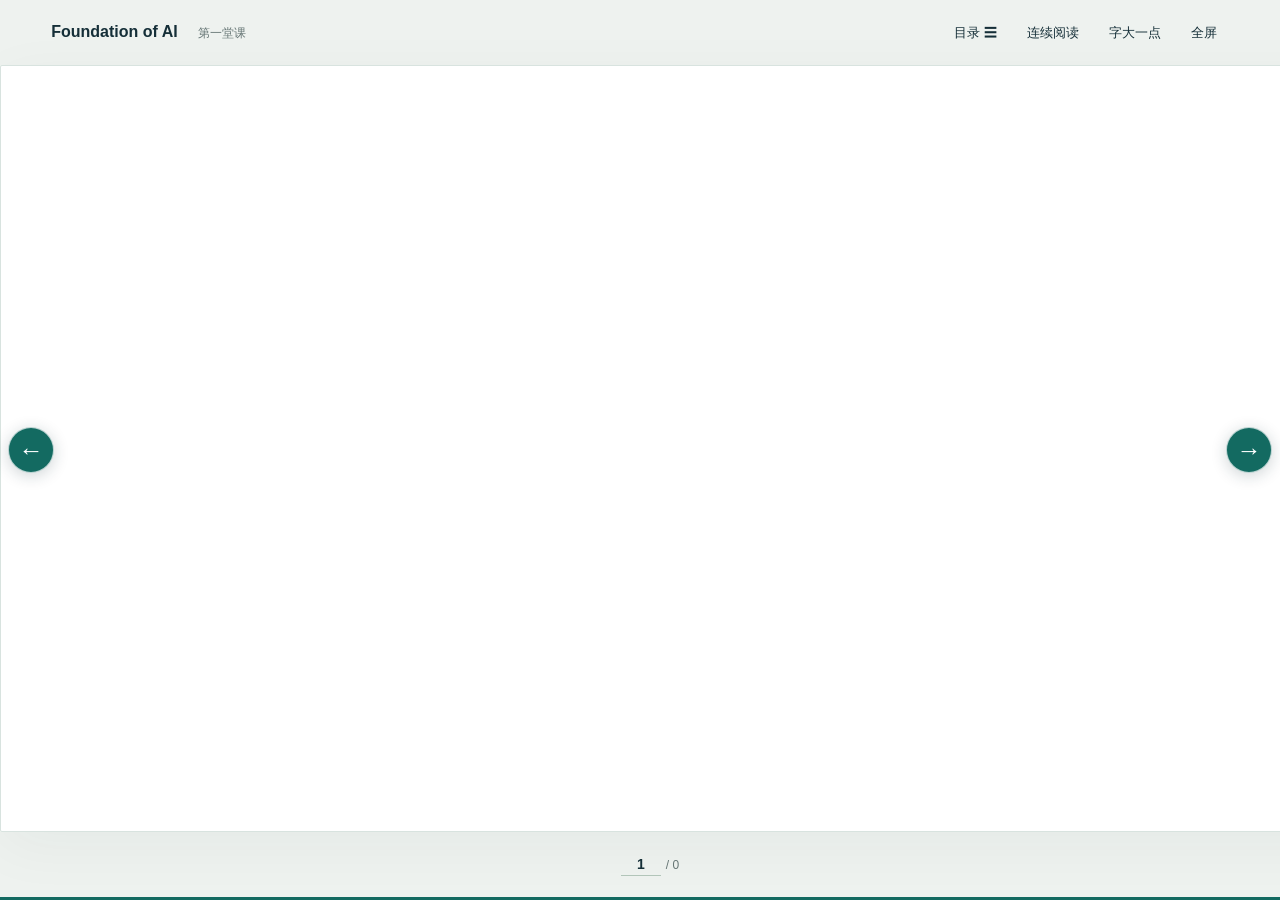
<file: template.html>
<!doctype html>
<html lang="zh-CN">
<head>
<meta charset="utf-8"><meta name="viewport" content="width=device-width,initial-scale=1">
<meta name="description" content="方正 Felix 的 Foundation of AI 第一堂课完整阅读讲义：文字、Token、Embedding、向量、点积、加权求和与注意力。">
<title>从文字到注意力 · 方正 Felix</title>
<link rel="stylesheet" href="style.css?v=floating-nav-20261023-2">
</head>
<body>
<div class="appbar"><a class="brand" href="#1">Foundation of AI <span>第一堂课</span></a><div class="tools"><button id="tocButton" aria-label="打开目录">目录 <span>☰</span></button><button id="modeButton" aria-pressed="false">连续阅读</button><button id="fontButton" aria-label="调整字号">字大一点</button><button id="fullButton" aria-label="全屏阅读">全屏</button></div></div>
<main id="deck" aria-label="第一堂课阅读讲义"><div id="track"><!-- CONTENT --></div></main>
<nav class="navigation" aria-label="翻页"><button id="prev" aria-label="上一页">← <span>上一页</span></button><div class="page-position"><span id="chapterLabel"></span><label><input id="pageInput" type="number" min="1" value="1" aria-label="跳到页码"><span id="total"></span></label></div><button id="next" aria-label="下一页"><span>下一页</span> →</button></nav>
<div class="progress" aria-hidden="true"><div id="progressFill"></div></div>
<dialog id="tocDialog"><div class="dialog-top"><h2>课程目录</h2><button data-close="tocDialog" aria-label="关闭目录">✕</button></div><input id="search" type="search" placeholder="搜索标题或正文，如 0.73、GloVe、K" aria-label="搜索讲义"><div id="tocList"></div></dialog>
<dialog id="imageDialog"><div class="dialog-top"><span id="imageCaption"></span><div class="image-tools"><button id="zoomOut" aria-label="缩小图片">−</button><output id="zoomValue">100%</output><button id="zoomIn" aria-label="放大图片">＋</button><a id="originalLink" target="_blank" rel="noopener">打开原图 ↗</a><button data-close="imageDialog" aria-label="关闭图片">✕</button></div></div><div class="image-view"><img id="zoomImage" alt=""></div></dialog>
<div id="liveStatus" class="sr-only" aria-live="polite"></div>
<script src="reader.js"></script>
</body></html>
</file>
<file: style.css>
:root{--ink:#152f38;--muted:#657574;--accent:#136a61;--paper:#fff;--canvas:#eef2ef;--line:#d8e3df;--highlight:#eef6ef;--font:21px}*{box-sizing:border-box}body{margin:0;background:var(--canvas);color:var(--ink);font-family:"PingFang SC","Microsoft YaHei","Noto Sans CJK SC",sans-serif}button,input,a{font:inherit}button,a{-webkit-tap-highlight-color:transparent}button{cursor:pointer;color:inherit;background:transparent;border:0}button:focus-visible,a:focus-visible,input:focus-visible{outline:3px solid #db9b39;outline-offset:4px}button:disabled{cursor:default;opacity:.3}a{color:var(--accent);text-decoration:none}a:hover{text-decoration:underline}.appbar{height:65px;display:flex;align-items:center;justify-content:space-between;padding:0 4vw;gap:20px}.brand{color:var(--ink);font-weight:750;font-size:16px;white-space:nowrap}.brand span{font-size:12px;font-weight:400;margin-left:16px;color:var(--muted)}.tools{display:flex;gap:6px}.tools button{padding:9px 12px;font-size:13px;border-radius:6px}.tools button:hover{background:#e0e9e4}.tools button[aria-pressed=true]{background:var(--accent);color:white}#deck{height:calc(100dvh - 133px);max-height:900px;max-width:1440px;aspect-ratio:16/9;margin:auto;overflow:hidden;box-shadow:0 14px 60px #16362b0b;background:var(--paper);border:1px solid var(--line);border-radius:2px}#track{height:100%;display:flex;transition:transform .32s cubic-bezier(.25,.65,.25,1)}.slide{flex:0 0 100%;width:100%;height:100%;min-width:0;padding:clamp(24px,3.6vw,58px) clamp(26px,4.6vw,76px) 18px;display:flex;flex-direction:column;background:white;overflow:hidden}.slide header{flex-shrink:0;margin-bottom:20px}.eyebrow,.cover-meta{display:block;font-size:12px;font-weight:700;letter-spacing:.1em;color:var(--accent);margin-bottom:10px}.slide h2{font-size:clamp(25px,2.7vw,40px);line-height:1.3;letter-spacing:-.025em;margin:0;font-weight:750}.slide-body{flex:1;min-height:0;overflow-y:auto;overflow-x:hidden;overscroll-behavior:contain;scrollbar-color:#bbcec5 transparent;scrollbar-width:thin;padding-right:12px;padding-bottom:12px;scroll-behavior:smooth;font-size:var(--font);line-height:1.85}.slide-body p{margin:0 0 15px;overflow-wrap:anywhere}.slide-body .focus{padding:9px 16px;border-left:3px solid #65a58c;background:var(--highlight);color:#173f31;font-weight:500}.slide-body strong{font-weight:750;color:#10574f}.slide-body .subheading{font-weight:700;font-size:1.06em;margin-top:5px}.slide-body .example-line{font-variant-numeric:tabular-nums;font-size:.96em;margin-bottom:6px;color:#2d4a59;white-space:pre-wrap}.slide-body .bullet{padding-left:12px}.slide-footer{display:flex;align-items:center;gap:12px;flex-shrink:0;border-top:1px solid #edf0ed;padding-top:10px;margin-top:8px;font-size:11px;color:var(--muted)}.source-link{font-size:11px;color:var(--muted);padding:2px 0}.source-link:hover{color:var(--accent);text-decoration:underline}.scroll-hint{margin-left:auto;color:var(--accent)}figure{margin:12px auto 16px;text-align:center}.image-button{display:block;max-width:100%;padding:0;margin:auto}.image-button img{max-width:100%;height:auto;display:block;margin:auto}.table-original .image-button{width:100%}.table-original img{width:auto;max-height:410px;max-width:100%;object-fit:contain}.equation-original img{max-height:110px;max-width:100%;width:auto}figcaption{color:var(--muted);font-size:10px;margin-top:5px}.formula{font-family:"Cambria Math","STIX Two Math",Georgia,"Microsoft YaHei",serif;font-size:clamp(24px,2.6vw,38px);line-height:1.7;text-align:center;padding:15px 0;color:#123e50;overflow-wrap:anywhere;font-variant-numeric:lining-nums}.editor-note{font-size:14px;line-height:1.8;color:#756337;background:#fcf7e9;padding:12px 16px;margin:15px 0}.cover{padding-top:6%;position:relative}.cover h1{font-size:clamp(36px,4.7vw,70px);line-height:1.22;letter-spacing:-.04em;margin:30px 0 16px}.cover h1 span{color:var(--accent)}.cover-line{font-size:17px;color:var(--muted);margin:0}.cover-question{font-size:clamp(19px,2vw,28px);line-height:1.7;margin:24px 0}.cover-bottom{display:flex;align-items:center;justify-content:space-between;margin-top:auto;padding-bottom:18px;gap:16px}.cover-bottom p{font-size:14px;line-height:1.8}.cover-bottom b{font-size:20px}.primary{background:var(--accent);color:white;padding:14px 24px;border-radius:3px;font-size:15px}.primary span{margin-left:40px}.bio h2{font-size:50px}.bio h2 em{font-style:normal;font-size:28px;color:var(--muted);font-weight:400;margin-left:8px}.bio-role{color:var(--accent);font-size:22px}.bio-grid{display:grid;grid-template-columns:1.2fr 1fr;gap:50px}.bio-grid h3{font-size:13px;color:var(--muted);font-weight:500;border-bottom:1px solid var(--line);padding-bottom:10px;margin:6px 0 18px}.bio-grid p{font-size:18px;line-height:1.8;margin-bottom:20px}.resource-list a{display:block;border-bottom:1px solid var(--line);padding:12px 0}.resource-list a b{font-size:21px}.resource-list a span{display:block;font-size:14px;color:var(--muted)}.navigation{display:flex;align-items:center;justify-content:space-between;max-width:1440px;height:64px;margin:auto;padding:0 28px}.navigation button{font-size:14px;padding:10px 14px}.page-position{display:flex;align-items:center;gap:20px;color:var(--muted);font-size:12px}.page-position label{white-space:nowrap}.page-position input{appearance:textfield;border:0;border-bottom:1px solid #b2c5b9;background:transparent;width:40px;text-align:center;color:var(--ink);font-weight:bold;font-size:14px;padding:3px}.page-position input::-webkit-inner-spin-button{appearance:none}#total{padding-left:5px}.progress{position:fixed;bottom:0;left:0;height:3px;background:#dfe8e2;width:100%;z-index:5}#progressFill{height:100%;background:var(--accent);transition:width .25s}.sr-only{position:absolute;width:1px;height:1px;overflow:hidden;clip:rect(0,0,0,0)}dialog{border:1px solid var(--line);border-radius:8px;color:var(--ink);box-shadow:0 20px 100px #102c3540}dialog::backdrop{background:#09231d99;backdrop-filter:blur(5px)}#tocDialog{width:min(700px,94vw);height:85dvh;padding:24px}.dialog-top{display:flex;align-items:center;justify-content:space-between;gap:18px;margin-bottom:18px;font-size:14px}.dialog-top h2{margin:0;font-size:24px}.dialog-top button{padding:5px 10px}#search{width:100%;font-size:15px;padding:13px;border:1px solid var(--line);border-radius:4px;margin-bottom:12px}#tocList{height:calc(100% - 110px);overflow:auto}#tocList h3{font-size:12px;color:var(--accent);margin:20px 10px 8px}#tocList button{display:flex;width:100%;text-align:left;padding:11px 10px;gap:15px;font-size:14px;line-height:1.5;border-radius:3px}#tocList button:hover,#tocList button.active{background:var(--highlight)}#tocList button span{font-size:11px;color:var(--muted);width:25px;flex-shrink:0}#imageDialog{width:96vw;height:94dvh;padding:18px;max-width:none;max-height:none}#imageCaption{max-width:65%;line-height:1.5}.image-tools{display:flex;align-items:center;gap:10px;white-space:nowrap;font-size:13px}.image-view{height:calc(100% - 65px);overflow:auto;background:#f3f5f3;text-align:center;padding:20px}#zoomImage{height:auto;max-width:none;display:block;margin:0 auto;background:#fff}.reading #deck{height:auto;max-height:none;max-width:1100px;aspect-ratio:auto;overflow:visible;background:transparent;box-shadow:none;border:0}.reading #track{display:block;transform:none!important}.reading .slide{height:auto;min-height:640px;margin-bottom:24px;box-shadow:0 8px 20px #16362b08;border:1px solid var(--line)}.reading .slide-body{overflow:visible;min-height:0}.reading .appbar{position:sticky;top:0;z-index:10;background:var(--canvas)}.reading .navigation{position:sticky;bottom:0;background:var(--canvas);z-index:9}.reading .cover{min-height:700px}.reading .slide-footer{margin-top:30px}.large-text{--font:25px}@media(min-width:1600px){:root{--font:23px}.slide header{margin-bottom:26px}.slide-body p{margin-bottom:20px}}@media(max-width:800px){:root{--font:18px}.appbar{height:58px;padding:0 16px}.brand{font-size:13px}.brand span{display:none}.tools{gap:0}.tools button{font-size:12px;padding:8px}#fullButton{display:none}#deck{height:calc(100dvh - 122px);max-height:none;aspect-ratio:auto;width:calc(100% - 16px);border-radius:5px}.slide{padding:26px 23px 12px}.slide h2{font-size:26px}.slide header{margin-bottom:18px}.slide-body{padding-right:5px;line-height:1.85}.slide-body .focus{padding:9px 12px}.cover h1{font-size:42px;margin-top:38px}.cover{padding-top:40px}.cover-question{font-size:22px}.cover-bottom{align-items:flex-start;flex-direction:column}.primary{align-self:stretch;text-align:left}.primary span{float:right}.bio-grid{grid-template-columns:1fr;gap:10px}.bio-grid p{font-size:18px}.bio h2{font-size:40px}.navigation{height:60px;padding:0 8px}.navigation button{font-size:13px;padding:12px 8px}.page-position{gap:8px}#chapterLabel{max-width:110px;white-space:nowrap;overflow:hidden;text-overflow:ellipsis;font-size:11px}.image-tools{gap:2px}.image-tools a{display:none}#imageCaption{font-size:12px;max-width:50%}#imageDialog{padding:12px}.image-view{padding:8px}.reading .slide{min-height:0}.reading .cover{min-height:calc(100dvh - 120px)}.large-text{--font:22px}}@media(prefers-reduced-motion:reduce){#track,.progress>*{transition:none}.slide-body{scroll-behavior:auto}}@media print{.appbar,.navigation,.progress,dialog{display:none!important}body{background:white}#deck{height:auto;max-height:none;max-width:none;aspect-ratio:auto;overflow:visible;border:0;box-shadow:none}#track{display:block;transform:none!important}.slide{height:auto;min-height:0;overflow:visible;page-break-after:always;padding:20px}.slide-body{overflow:visible}.scroll-hint{display:none}.cover{min-height:700px}}
:root{--page-button-size:46px}
.navigation{justify-content:center}
.navigation #prev,.navigation #next{position:fixed;top:50%;transform:translateY(-50%);z-index:20;display:grid;place-items:center;width:var(--page-button-size);height:var(--page-button-size);padding:0;border:1px solid #ffffffb3;border-radius:50%;background:var(--accent);color:#fff;font-size:25px;line-height:1;box-shadow:0 3px 16px #152f3833;touch-action:manipulation}
.navigation #prev{left:max(8px,env(safe-area-inset-left))}
.navigation #next{right:max(8px,env(safe-area-inset-right))}
.navigation #prev span,.navigation #next span{display:none}
.navigation #prev:hover:not(:disabled),.navigation #next:hover:not(:disabled){background:#0c514a}
.navigation #prev:disabled,.navigation #next:disabled{opacity:.35}
@media(max-width:800px){:root{--page-button-size:40px}.slide{padding-left:44px;padding-right:44px}.navigation #prev{left:max(4px,env(safe-area-inset-left))}.navigation #next{right:max(4px,env(safe-area-inset-right))}}
</file>
